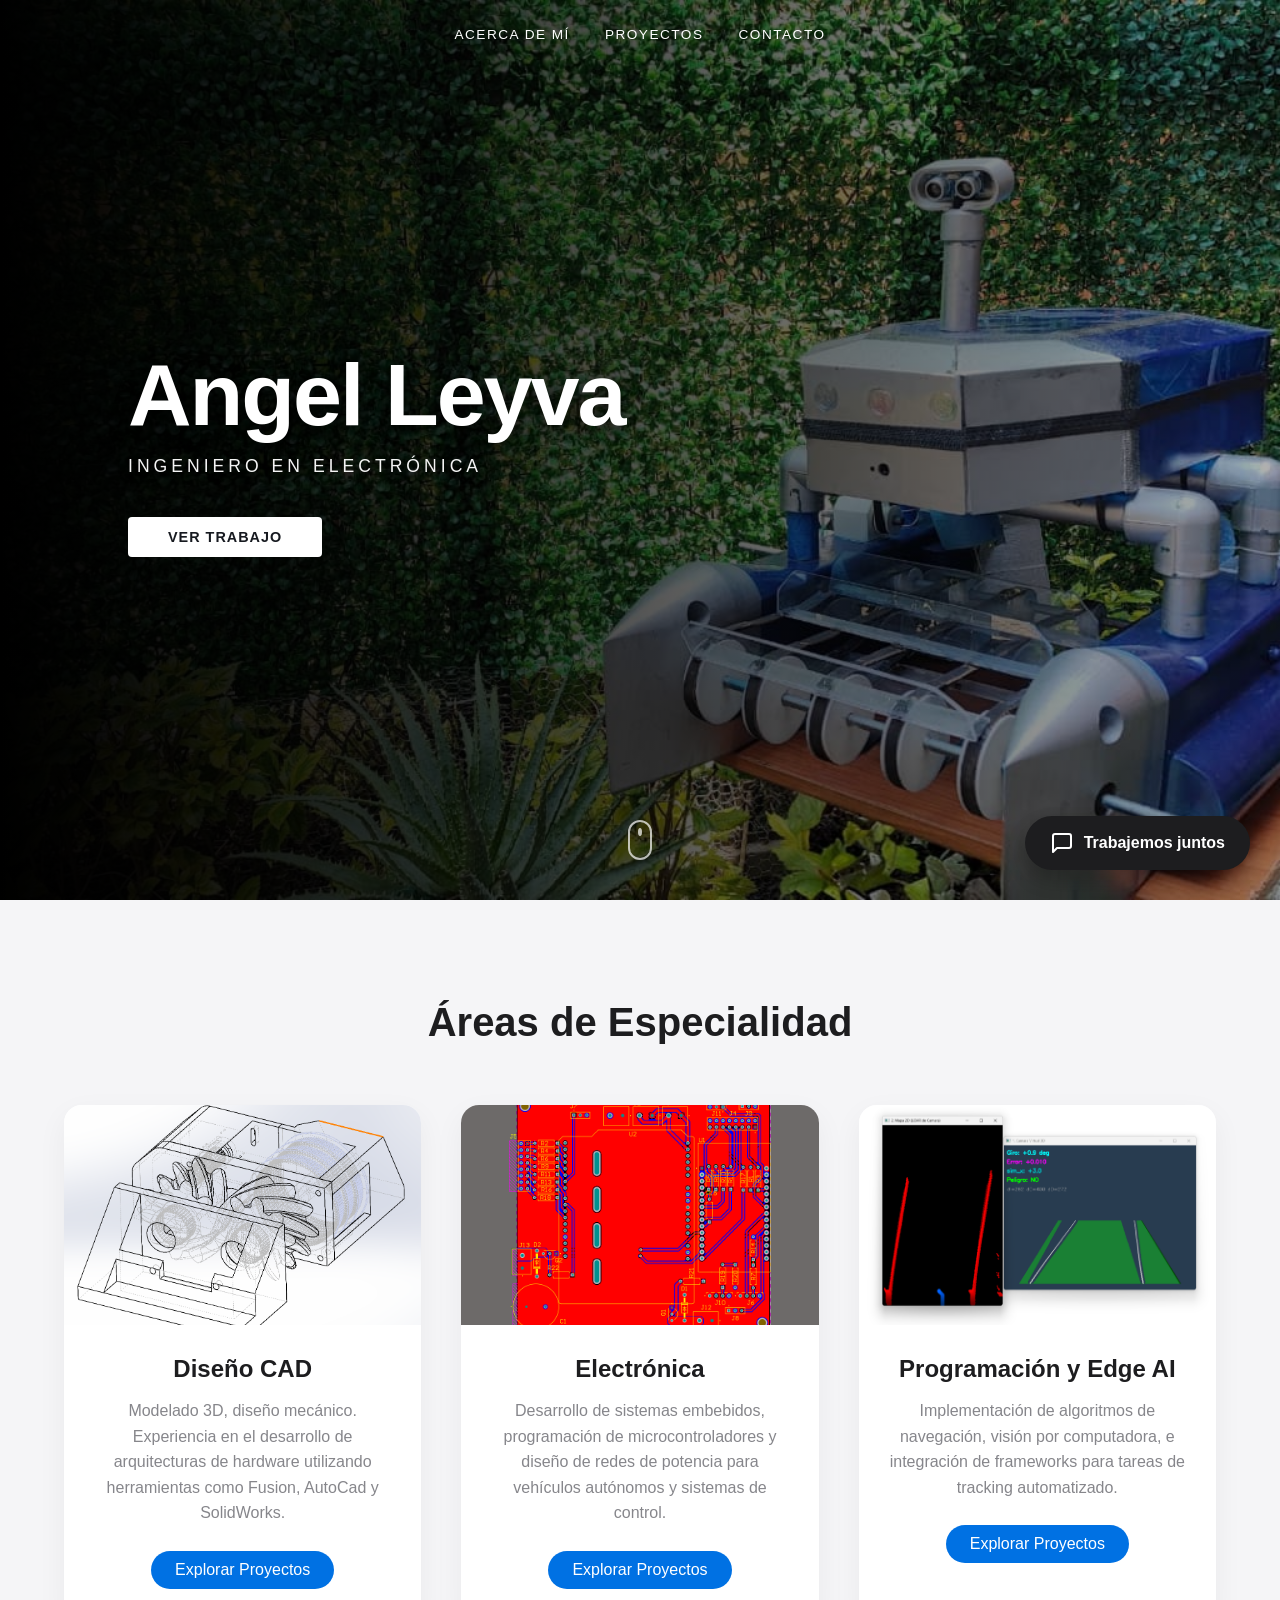
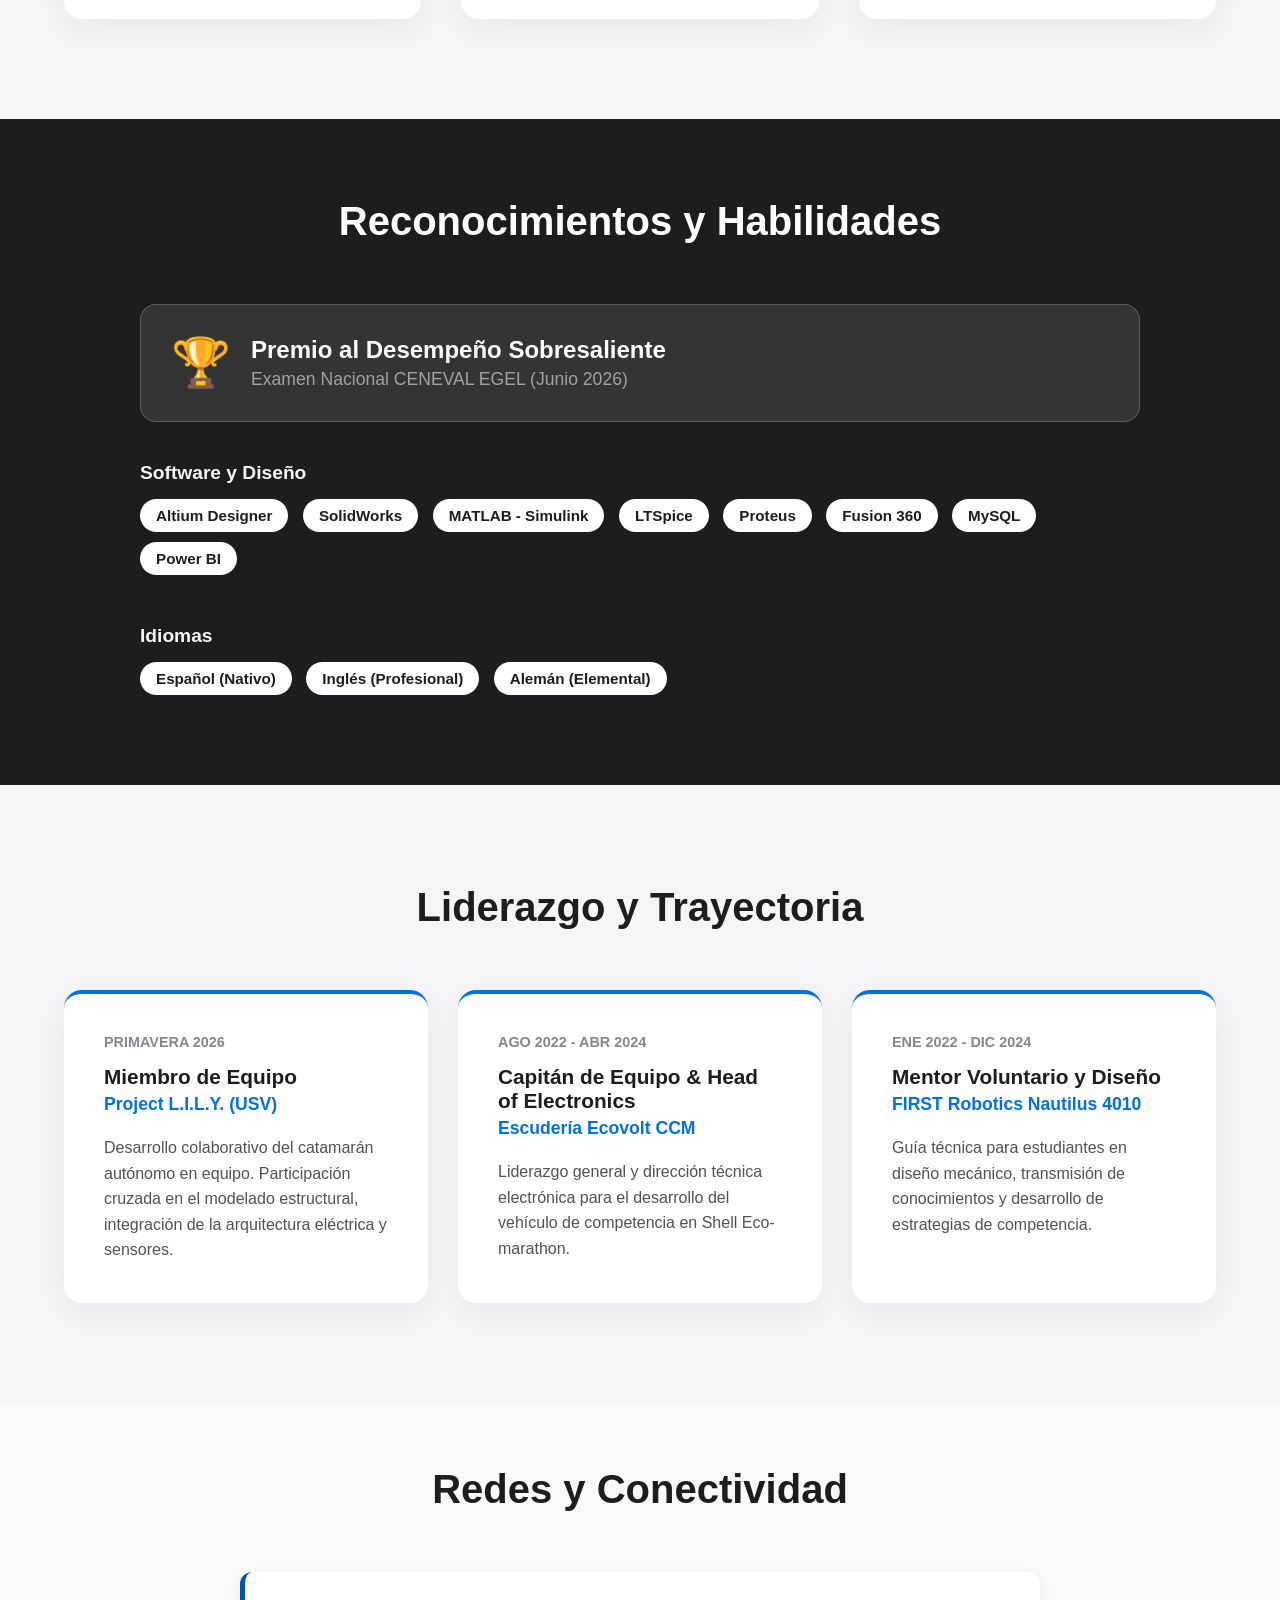
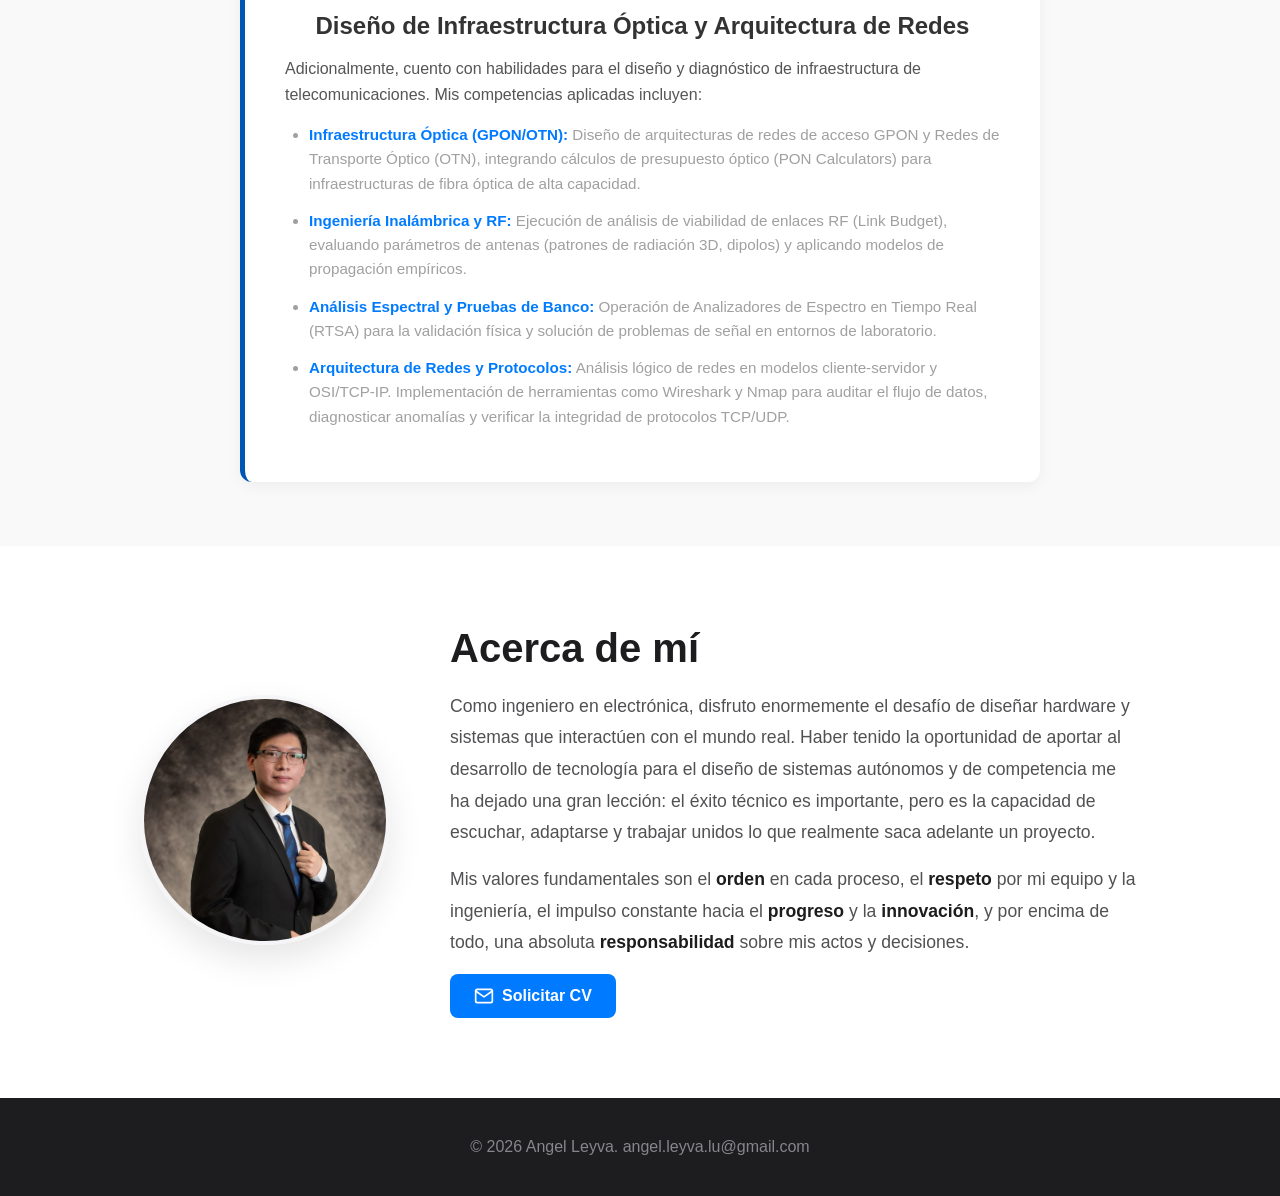
<file: index.html>
<!DOCTYPE html>
<html lang="es">
<head>
    <meta charset="UTF-8">
    <meta name="viewport" content="width=device-width, initial-scale=1.0">
    <title>Angel Leyva | Portafolio</title>
    <link rel="stylesheet" href="style.css">
</head>
<body>
    <!-- BARRA DE NAVEGACIÓN -->
    <nav class="navbar">
        <div class="logo"></div>
        <ul class="nav-links">
            <!-- Enlaces corregidos para coincidir con los IDs de tus secciones -->
            <li><a href="#sobre-mi">Acerca de mí</a></li>
            <li><a href="#portafolio">Proyectos</a></li>
            <!-- Como no hay sección de contacto, enlazamos directo a tu correo -->
            <li><a href="mailto:angel.leyva.lu@gmail.com">Contacto</a></li> 
        </ul>
    </nav>

    <!-- SECCIÓN PRINCIPAL (PORTADA ÚNICA) -->
    <header class="hero-section">
        <div class="hero-content">
            <h1>Angel Leyva</h1>
            <p class="subtitle">Ingeniero en Electrónica</p>
            <!-- Enlace corregido para ir al portafolio -->
            <a href="#portafolio" class="btn-solido">Ver Trabajo</a>
        </div>
        
        <!-- INDICADOR DE SCROLL -->
        <div class="scroll-indicator">
            <span></span>
        </div>
    </header>

    <!-- Sección de Portafolio -->
    <section id="portafolio" class="portfolio-section">
        <h2 class="section-title">Áreas de Especialidad</h2>
        
        <div class="grid-container">
            <!-- Tarjeta CAD -->
            <div class="card">
                <div class="card-image" id="img-cad"></div>
                <div class="card-content">
                    <h3>Diseño CAD</h3>
                    <p>Modelado 3D, diseño mecánico. Experiencia en el desarrollo de arquitecturas de hardware utilizando herramientas como Fusion, AutoCad y SolidWorks.</p>
                    <a href="cad.html" class="btn-outline">Explorar Proyectos</a>
                </div>
            </div>

            <!-- Tarjeta Electrónica -->
            <div class="card">
                <div class="card-image" id="img-electronica"></div>
                <div class="card-content">
                    <h3>Electrónica</h3>
                    <p>Desarrollo de sistemas embebidos, programación de microcontroladores y diseño de redes de potencia para vehículos autónomos y sistemas de control.</p>
                    <a href="electronica.html" class="btn-outline">Explorar Proyectos</a>
                </div>
            </div>

            <!-- Tarjeta Programación -->
            <div class="card">
                <div class="card-image" id="img-programacion"></div>
                <div class="card-content">
                    <h3>Programación y Edge AI</h3>
                    <p>Implementación de algoritmos de navegación, visión por computadora, e integración de frameworks para tareas de tracking automatizado.</p>
                    <a href="programacion.html" class="btn-outline">Explorar Proyectos</a>
                </div>
            </div>
        </div>
    </section>
    
    <!-- Sección Reconocimientos y Herramientas -->
    <section class="credentials-section">
        <h2 class="section-title">Reconocimientos y Habilidades</h2>
        
        <div class="credentials-container">
            <!-- Reconocimiento Principal -->
            <div class="award-banner">
                <span class="award-icon">🏆</span>
                <div>
                    <h3>Premio al Desempeño Sobresaliente</h3>
                    <p>Examen Nacional CENEVAL EGEL (Junio 2026)</p>
                </div>
            </div>

            <!-- Etiquetas de Software e Idiomas -->
            <div class="tags-grid">
                <div class="tag-group">
                    <h4>Software y Diseño</h4>
                    <span class="tag">Altium Designer</span>
                    <span class="tag">SolidWorks</span>
                    <span class="tag">MATLAB - Simulink</span>
                    <span class="tag">LTSpice</span>
                     <span class="tag">Proteus</span>
                     <span class="tag">Fusion 360</span>
                     <span class="tag">MySQL</span>
                    <span class="tag">Power BI</span>
                </div>
                
                <div class="tag-group">
                    <h4>Idiomas</h4>
                    <span class="tag">Español (Nativo)</span>
                    <span class="tag">Inglés (Profesional)</span>
                    <span class="tag">Alemán (Elemental)</span>
                </div>
            </div>
        </div>
    </section>

    <!-- Sección de Liderazgo -->
    <section class="leadership-section">
        <h2 class="section-title">Liderazgo y Trayectoria</h2>
        
        <div class="leadership-grid">
           <div class="leadership-card">
                <span class="date">Primavera 2026</span>
                <!-- Un título que refleja tu rol real -->
                <h3>Miembro de Equipo</h3>
                <h4>Project L.I.L.Y. (USV)</h4>
                <!-- Una descripción honesta sobre el trabajo en equipo multidisciplinario -->
                <p>Desarrollo colaborativo del catamarán autónomo en equipo. Participación cruzada en el modelado estructural, integración de la arquitectura eléctrica y sensores.</p>
            </div>

            <div class="leadership-card">
                <span class="date">Ago 2022 - Abr 2024</span>
                <h3>Capitán de Equipo & Head of Electronics</h3>
                <h4>Escudería Ecovolt CCM</h4>
                <p>Liderazgo general y dirección técnica electrónica para el desarrollo del vehículo de competencia en Shell Eco-marathon.</p>
            </div>

            <div class="leadership-card">
                <span class="date">Ene 2022 - Dic 2024</span>
                <h3>Mentor Voluntario y Diseño</h3>
                <h4>FIRST Robotics Nautilus 4010</h4>
                <p>Guía técnica para estudiantes en diseño mecánico, transmisión de conocimientos y desarrollo de estrategias de competencia.</p>
            </div>
        </div>
    </section>

    <!-- Sección Actualmente Aprendiendo -->
    <section class="learning-section">
        <h2 class="section-title">Redes y Conectividad</h2>
        
        <div class="learning-container">
            <div class="learning-content">
                <h3>Diseño de Infraestructura Óptica y Arquitectura de Redes</h3>
                <p>
                   Adicionalmente, cuento con habilidades para el diseño y diagnóstico de infraestructura de telecomunicaciones. Mis competencias aplicadas incluyen:
                </p>
                <ul class="telecom-list">
                    <li><strong>Infraestructura Óptica (GPON/OTN):</strong> Diseño de arquitecturas de redes de acceso GPON y Redes de Transporte Óptico (OTN), integrando cálculos de presupuesto óptico (PON Calculators) para infraestructuras de fibra óptica de alta capacidad.</li>
                    <li><strong>Ingeniería Inalámbrica y RF:</strong> Ejecución de análisis de viabilidad de enlaces RF (Link Budget), evaluando parámetros de antenas (patrones de radiación 3D, dipolos) y aplicando modelos de propagación empíricos.</li>
                    <li><strong>Análisis Espectral y Pruebas de Banco:</strong> Operación de Analizadores de Espectro en Tiempo Real (RTSA) para la validación física y solución de problemas de señal en entornos de laboratorio.</li>
                    <li><strong>Arquitectura de Redes y Protocolos:</strong> Análisis lógico de redes en modelos cliente-servidor y OSI/TCP-IP. Implementación de herramientas como Wireshark y Nmap para auditar el flujo de datos, diagnosticar anomalías y verificar la integridad de protocolos TCP/UDP.</li>
                </ul>
            </div>
        </div>
    </section>
    
    <!-- Sección Sobre Mí -->
    <section id="sobre-mi" class="about-section">
        <div class="about-container">
            <div class="about-image-container">
                <!-- Nombra tu foto de perfil como perfil.jpg y ponla en la carpeta -->
                <img src="perfil.jpeg" alt="Angel Leyva" class="profile-pic">
            </div>
            <div class="about-text">
                <h2>Acerca de mí</h2>
                <p>
                    Como ingeniero en electrónica, disfruto enormemente el desafío de diseñar hardware y sistemas que interactúen con el mundo real. Haber tenido la oportunidad de aportar al desarrollo de tecnología para el diseño de sistemas autónomos y de competencia me ha dejado una gran lección: el éxito técnico es importante, pero es la capacidad de escuchar, adaptarse y trabajar unidos lo que realmente saca adelante un proyecto.
                </p>
                <p>
                    Mis valores fundamentales son el <strong>orden</strong> en cada proceso, el <strong>respeto</strong> por mi equipo y la ingeniería, el impulso constante hacia el <strong>progreso</strong> y la <strong>innovación</strong>, y por encima de todo, una absoluta <strong>responsabilidad</strong> sobre mis actos y decisiones.
                </p>
                <!-- Botón de Descarga de CV -->
                <a href="mailto:angel.leyva.lu@gmail.com?subject=Solicitud%20de%20Currículum%20-%20Angel%20Leyva" class="btn-cv">
                    <svg xmlns="http://www.w3.org/2000/svg" width="20" height="20" viewBox="0 0 24 24" fill="none" stroke="currentColor" stroke-width="2" stroke-linecap="round" stroke-linejoin="round">
                        <path d="M4 4h16c1.1 0 2 .9 2 2v12c0 1.1-.9 2-2 2H4c-1.1 0-2-.9-2-2V6c0-1.1.9-2 2-2z"></path>
                        <polyline points="22,6 12,13 2,6"></polyline>
                    </svg>
                    Solicitar CV
                </a>
            </div>
        </div>
    </section>

    <!-- Botón Flotante de Contacto -->
    <a href="mailto:angel.leyva.lu@gmail.com" class="floating-btn">
        <svg xmlns="http://www.w3.org/2000/svg" width="24" height="24" viewBox="0 0 24 24" fill="none" stroke="currentColor" stroke-width="2" stroke-linecap="round" stroke-linejoin="round"><path d="M21 15a2 2 0 0 1-2 2H7l-4 4V5a2 2 0 0 1 2-2h14a2 2 0 0 1 2 2z"></path></svg>
        Trabajemos juntos
    </a>
    <footer>
        <p>© 2026 Angel Leyva. angel.leyva.lu@gmail.com </p>
    </footer>

    <script src="script.js"></script>
</body>
</html>
</file>
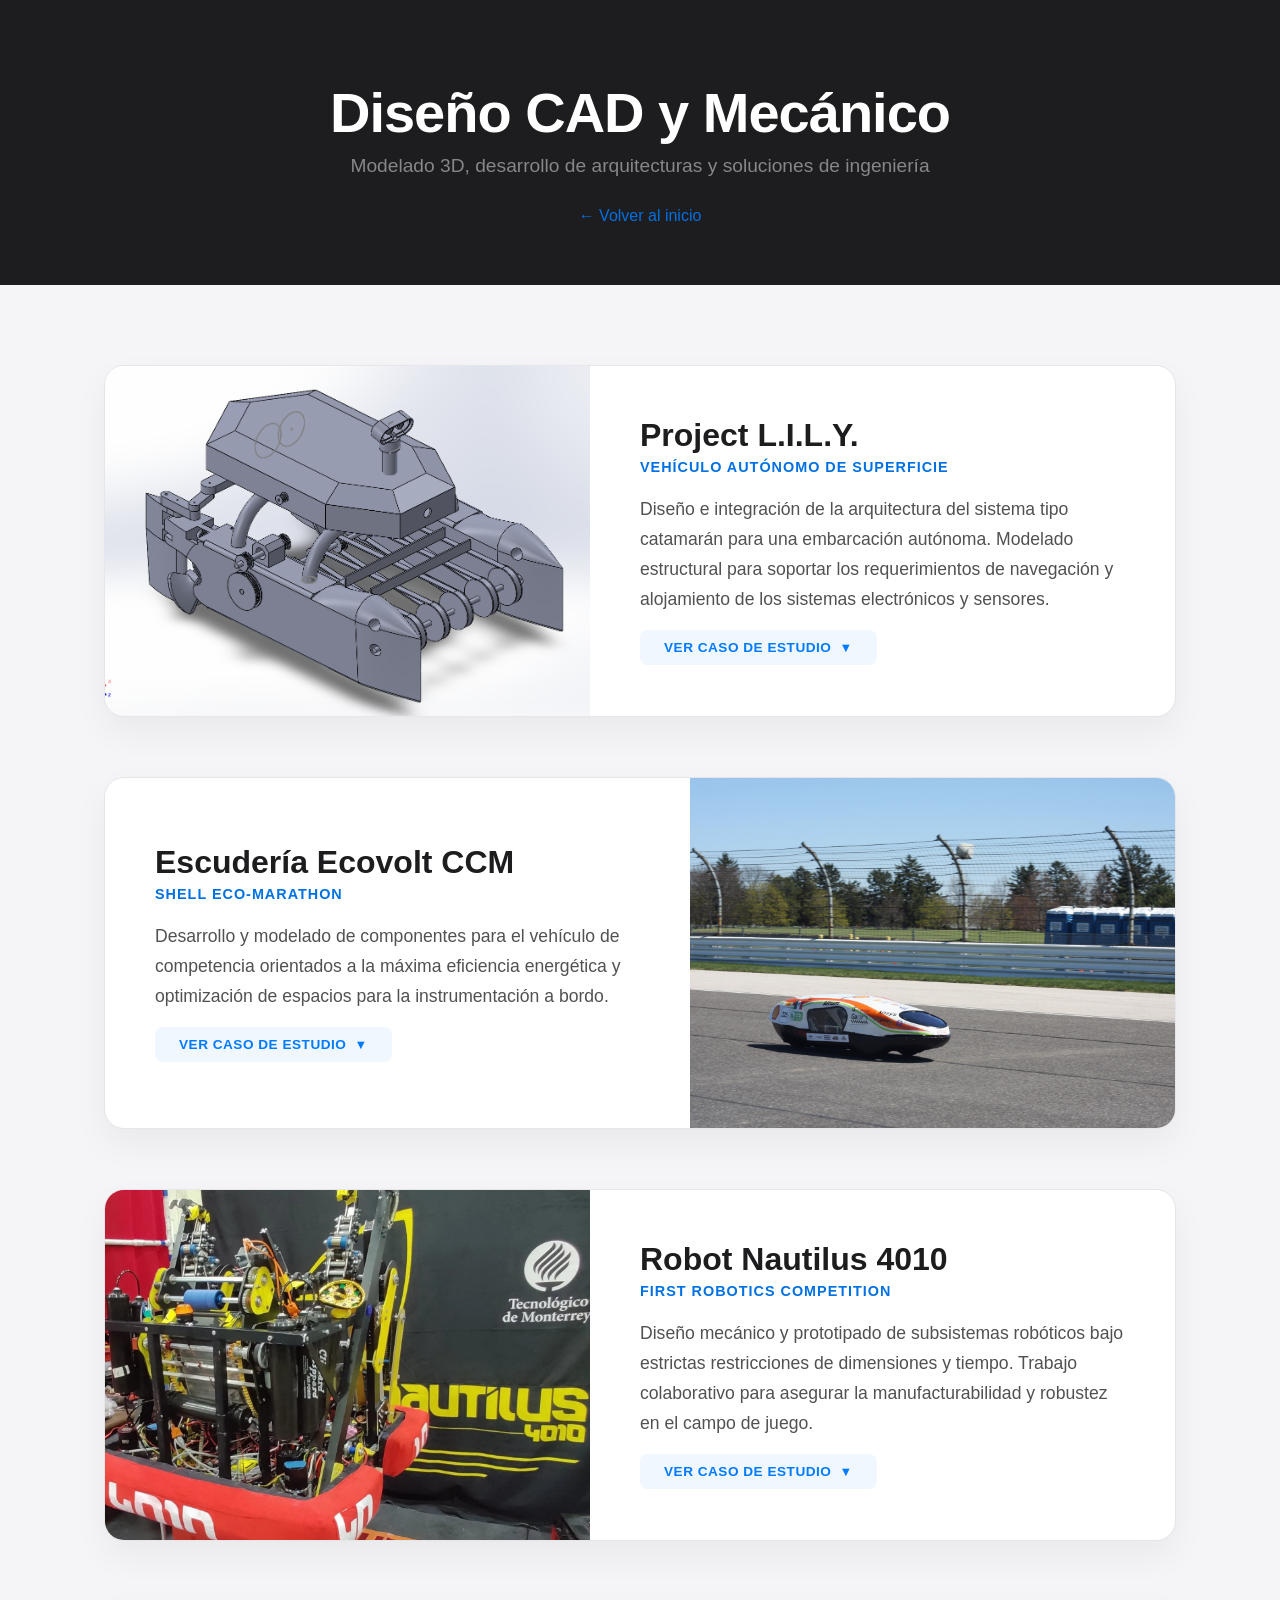
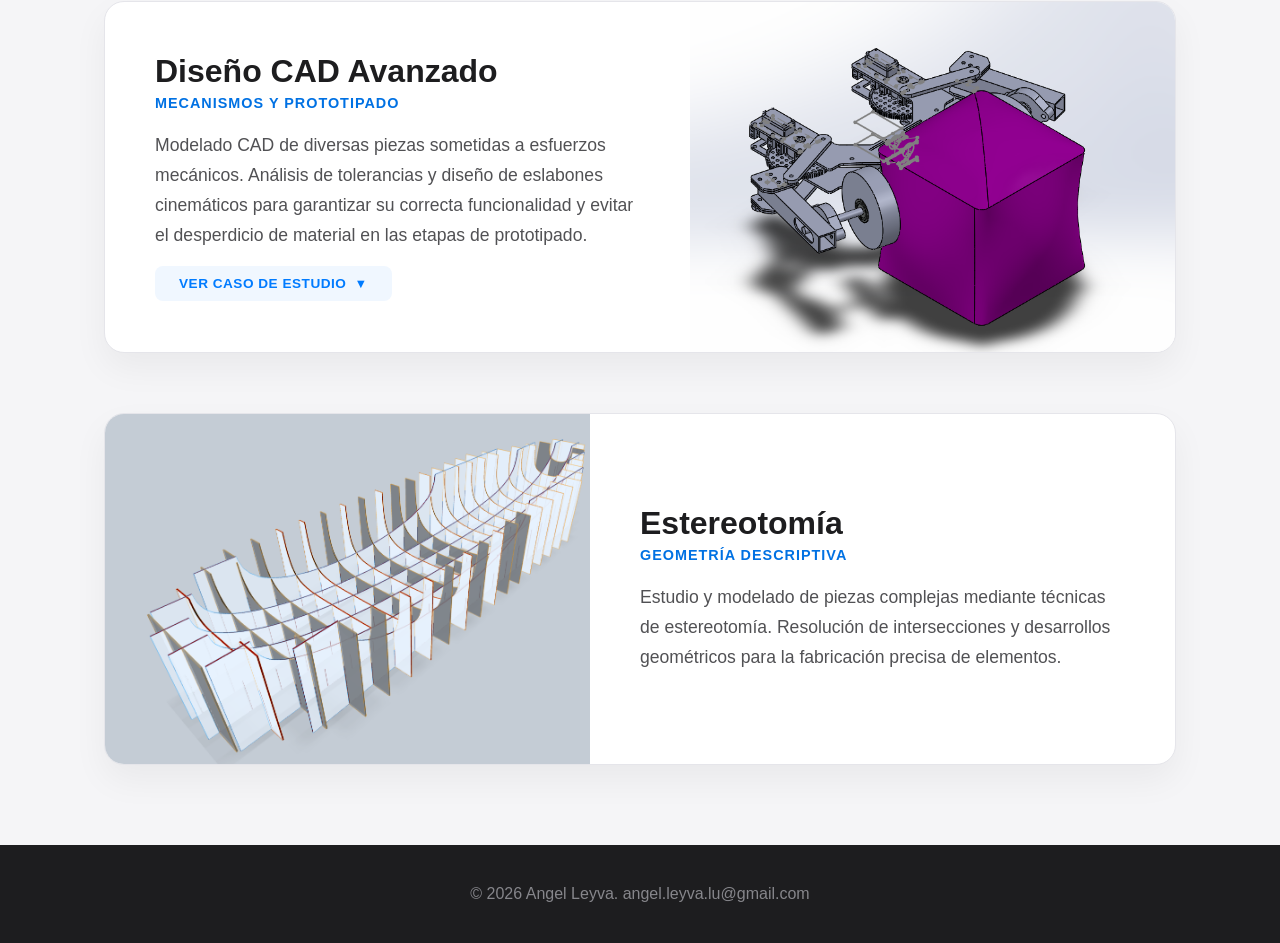
<file: cad.html>
<!DOCTYPE html>
<html lang="es">
<head>
    <meta charset="UTF-8">
    <meta name="viewport" content="width=device-width, initial-scale=1.0">
    <title>Diseño CAD | Angel Leyva</title>
    <link rel="stylesheet" href="style.css">
</head>
<body>

    <!-- Encabezado de la página de CAD -->
    <header class="page-header">
        <div class="header-content">
            <h1>Diseño CAD y Mecánico</h1>
            <p>Modelado 3D, desarrollo de arquitecturas y soluciones de ingeniería</p>
            <a href="index.html" class="btn-back">← Volver al inicio</a>
        </div>
    </header>

    <!-- Galería de Proyectos -->
    <section class="projects-gallery">
        <div class="project-grid">

            <!-- Proyecto: L.I.L.Y -->
            <article class="project-card expandable">
                <div class="project-summary">
                    <div class="project-image" style="background-image: url('lily.png');"></div>
                    <div class="project-info">
                        <h2>Project L.I.L.Y.</h2>
                        <span class="project-tag">Vehículo Autónomo de Superficie</span>
                        <p>Diseño e integración de la arquitectura del sistema tipo catamarán para una embarcación autónoma. Modelado estructural para soportar los requerimientos de navegación y alojamiento de los sistemas electrónicos y sensores.</p>
                        <button class="btn-expand">Ver Caso de Estudio <span class="arrow">▼</span></button>
                    </div>
                </div>
                <div class="project-details">
                    <div class="details-content">
                        <div class="tech-specs">
                            <h3>Detalles Técnicos</h3>
                            <ul>
                                <li><strong>Mi Rol:</strong> Ingeniero Multidisciplinario (Primavera 2026).</li>
                                <li><strong>El Reto:</strong> Diseñar la arquitectura eléctrica y estructural de un catamarán autónomo capaz de maniobrar en canales estrechos para la recolección de plagas acuáticas.</li>
                                <li><strong>Aportación:</strong> Integración de la estructura y manufactura, así como la implementación de sensores y procesamiento a bordo.</li>
                                <li><strong>Tecnologías:</strong> SolidWorks, Fusion CAM, MATLAB (Simulink), Altium, Python, Edge Impulse, C++</li>
                            </ul>
                        </div>
                        <div class="mini-gallery">
                           
                            <img src="foto-cad.png" alt="Acercamiento al diagrama" style="height: 150px; width: 100%; object-fit: cover; border-radius: 8px;">
                            
                            <img src="lily1.png" alt="Acercamiento al CAD" style="height: 150px; width: 100%; object-fit: cover; border-radius: 8px;">
                        </div>
                    </div>
                </div>
            </article>

            <!-- Proyecto: Escudería Ecovolt -->
            <article class="project-card expandable">
                <div class="project-summary">
                    <div class="project-image" style="background-image: url('ecovolt.jpg');"></div>
                    <div class="project-info">
                        <h2>Escudería Ecovolt CCM</h2>
                        <span class="project-tag">Shell Eco-marathon</span>
                        <p>Desarrollo y modelado de componentes para el vehículo de competencia orientados a la máxima eficiencia energética y optimización de espacios para la instrumentación a bordo.</p>
                        <button class="btn-expand">Ver Caso de Estudio <span class="arrow">▼</span></button>
                    </div>
                </div>
                <div class="project-details">
                    <div class="details-content">
                        <div class="tech-specs">
                            <h3>Detalles Técnicos</h3>
                            <ul>
                                <li><strong>Mi Rol:</strong> Team Captain & Head of Electronics (Ago 2022 - Abr 2024).</li>
                                <li><strong>Gestión:</strong> Liderazgo técnico, administración integral del equipo y manejo de relaciones públicas para la competencia de eficiencia energética.</li>
                                <li><strong>Aportación:</strong> Diseño y manufactura cruzada de componentes, asegurando la correcta integración de los sistemas y el cumplimiento estricto del reglamento técnico de la competencia.</li>
                                <li><strong>Tecnologías:</strong> SolidWorks, Fusion CAM, MATLAB (Simulink), Altium, C++, LTSpice, Ansys, Maquinado CNC, Caracterización de Materiales.</li>
                            </ul>
                        </div>
                        <div class="mini-gallery">
                            
                            <img src="eco1.png" alt="Acercamiento al diagrama" style="height: 150px; width: 100%; object-fit: cover; border-radius: 8px;">
                            
                            <img src="eco2.png" alt="Acercamiento al CAD" style="height: 150px; width: 100%; object-fit: cover; border-radius: 8px;">
                        </div>
                    </div>
                </div>
            </article>

            <!-- Proyecto: FIRST Robotics Nautilus 4010 -->
            <article class="project-card expandable">
                <div class="project-summary">
                    <div class="project-image" style="background-image: url('nautilus.jpeg');"></div>
                    <div class="project-info">
                        <h2>Robot Nautilus 4010</h2>
                        <span class="project-tag">FIRST Robotics Competition</span>
                        <p>Diseño mecánico y prototipado de subsistemas robóticos bajo estrictas restricciones de dimensiones y tiempo. Trabajo colaborativo para asegurar la manufacturabilidad y robustez en el campo de juego.</p>
                        <button class="btn-expand">Ver Caso de Estudio <span class="arrow">▼</span></button>
                    </div>
                </div>
                <div class="project-details">
                    <div class="details-content">
                        <div class="tech-specs">
                            <h3>Detalles Técnicos</h3>
                            <ul>
                                <li><strong>Mi Rol:</strong> Miembro del Equipo de Diseño y Mentor Voluntario (Ene 2022 - Dic 2024).</li>
                                <li><strong>El Reto:</strong> Garantizar las tolerancias mecánicas y la operatividad del robot bajo estrictos límites de tiempo, integrando soluciones innovadoras.</li>
                                <li><strong>Tecnologías:</strong> SolidWorks, Fusion 360, Maquinado CNC, Operación de Maquinaria Industrial.</li>
                            </ul>
                        </div>
                        <div class="mini-gallery">
                            
                            <img src="n1.png" alt="Acercamiento al diagrama" style="height: 150px; width: 100%; object-fit: cover; border-radius: 8px;">
                            
                            <img src="n2.jpeg" alt="Acercamiento al CAD" style="height: 150px; width: 100%; object-fit: cover; border-radius: 8px;">
                        </div>
                    </div>
                </div>
            </article>

            <!-- Proyecto: Pinza -->
            <article class="project-card expandable">
                <div class="project-summary">
                    <div class="project-image" style="background-image: url('pinza.png');"></div>
                    <div class="project-info">
                        <h2>Diseño CAD Avanzado</h2>
                        <span class="project-tag">Mecanismos y Prototipado</span>
                        <p>Modelado CAD de diversas piezas sometidas a esfuerzos mecánicos. Análisis de tolerancias y diseño de eslabones cinemáticos para garantizar su correcta funcionalidad y evitar el desperdicio de material en las etapas de prototipado.</p>
                        <button class="btn-expand">Ver Caso de Estudio <span class="arrow">▼</span></button>
                    </div>
                </div>
                <div class="project-details">
                    <div class="details-content">
                        <div class="tech-specs">
                            <h3>Detalles Técnicos</h3>
                            <ul>
                                <li><strong>Enfoque:</strong> Diseño Orientado a la Manufactura (DFM) y análisis de tolerancias.</li>
                                <li><strong>Aplicación:</strong> Actuadores mecánicos de precisión y componentes sujetos a esfuerzos mecánicos y/o requerimientos estéticos.</li>
                            </ul>
                        </div>
                        <div class="mini-gallery">
                            
                            <img src="av1.png" alt="Acercamiento al diagrama" style="height: 150px; width: 100%; object-fit: cover; border-radius: 8px;">
                            
                            <img src="av2.png" alt="Acercamiento al CAD" style="height: 150px; width: 100%; object-fit: cover; border-radius: 8px;">
                        </div>
                    </div>
                </div>
            </article>

            <!-- Proyecto: Estereotomía (Sin acordeón, a menos que quieras agregarle) -->
            <article class="project-card expandable">
                <div class="project-summary">
                    <div class="project-image" style="background-image: url('estereotomia.png');"></div>
                    <div class="project-info">
                        <h2>Estereotomía</h2>
                        <span class="project-tag">Geometría Descriptiva</span>
                        <p>Estudio y modelado de piezas complejas mediante técnicas de estereotomía. Resolución de intersecciones y desarrollos geométricos para la fabricación precisa de elementos.</p>
                    </div>
                </div>
            </article>

        </div>
    </section>

    <footer>
        <p>© 2026 Angel Leyva. angel.leyva.lu@gmail.com</p>
    </footer>
    <script src="script.js"></script>
</body>
</html>
</file>
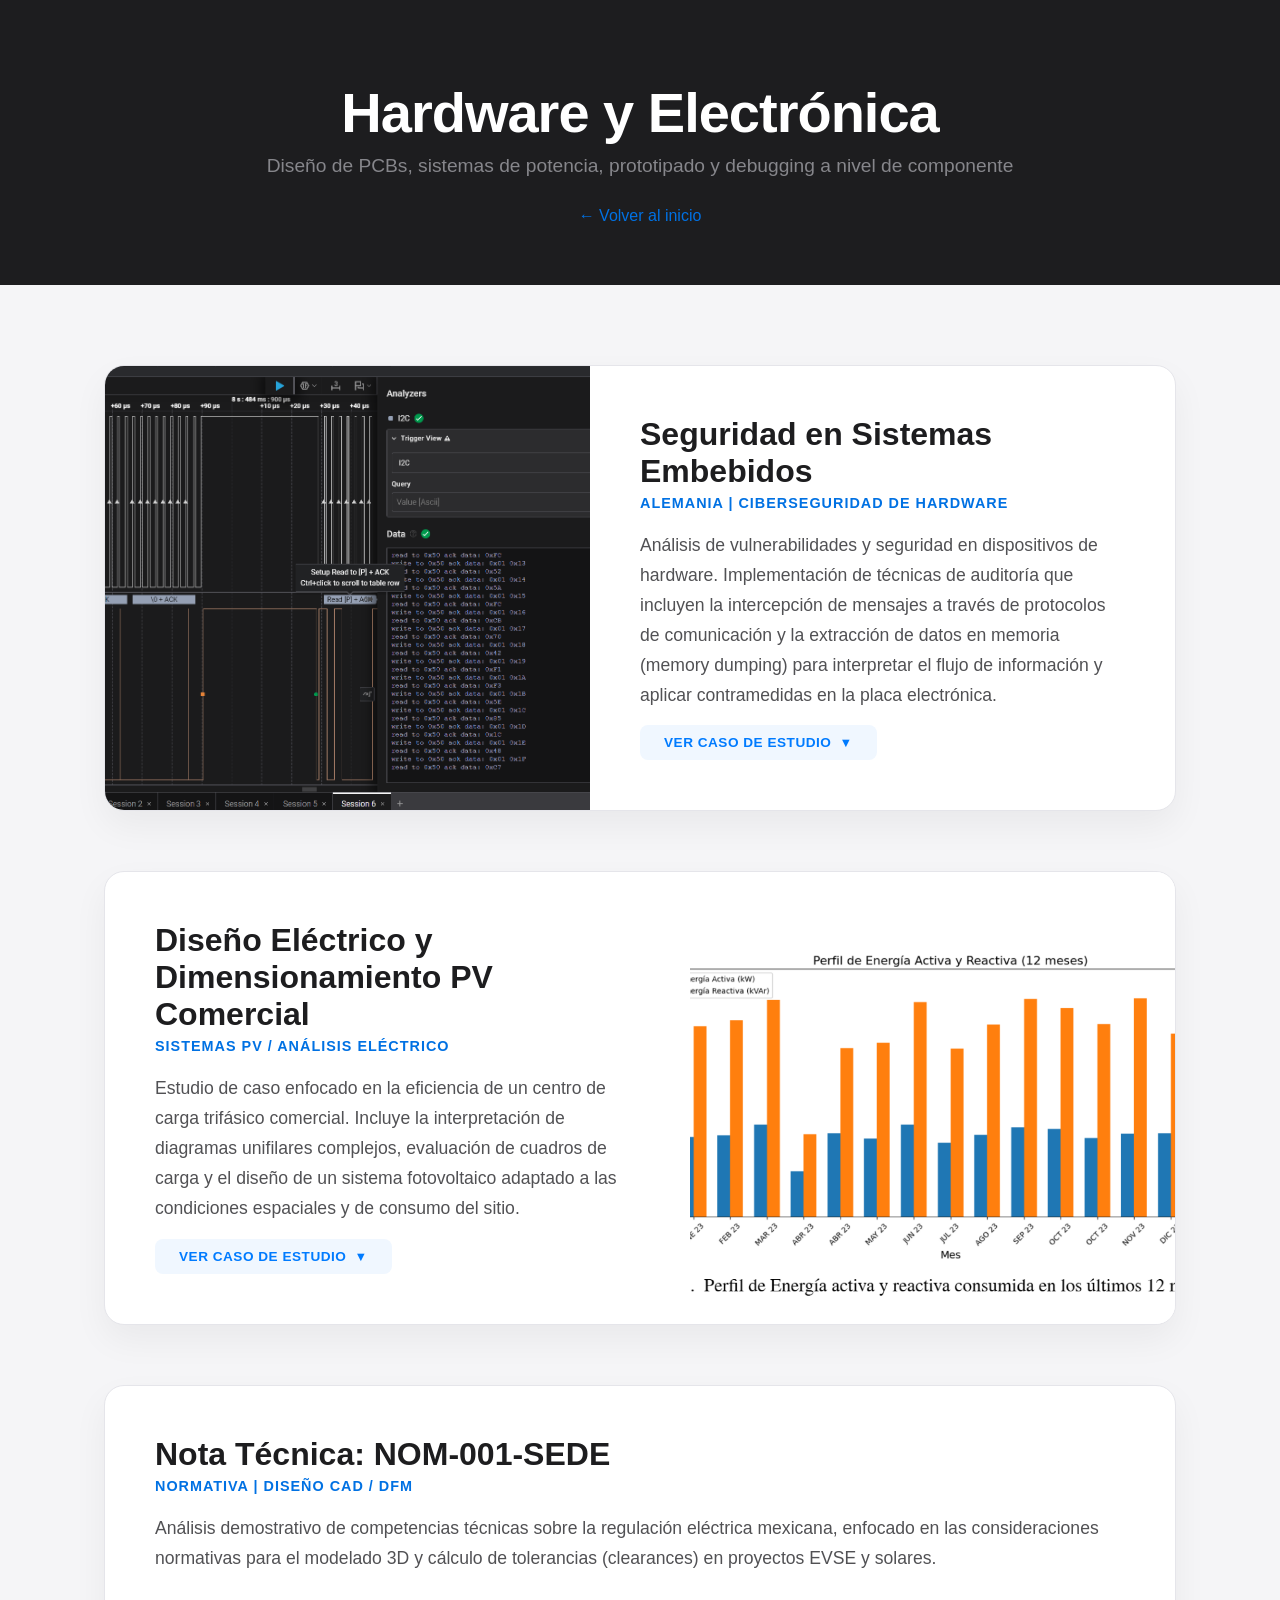
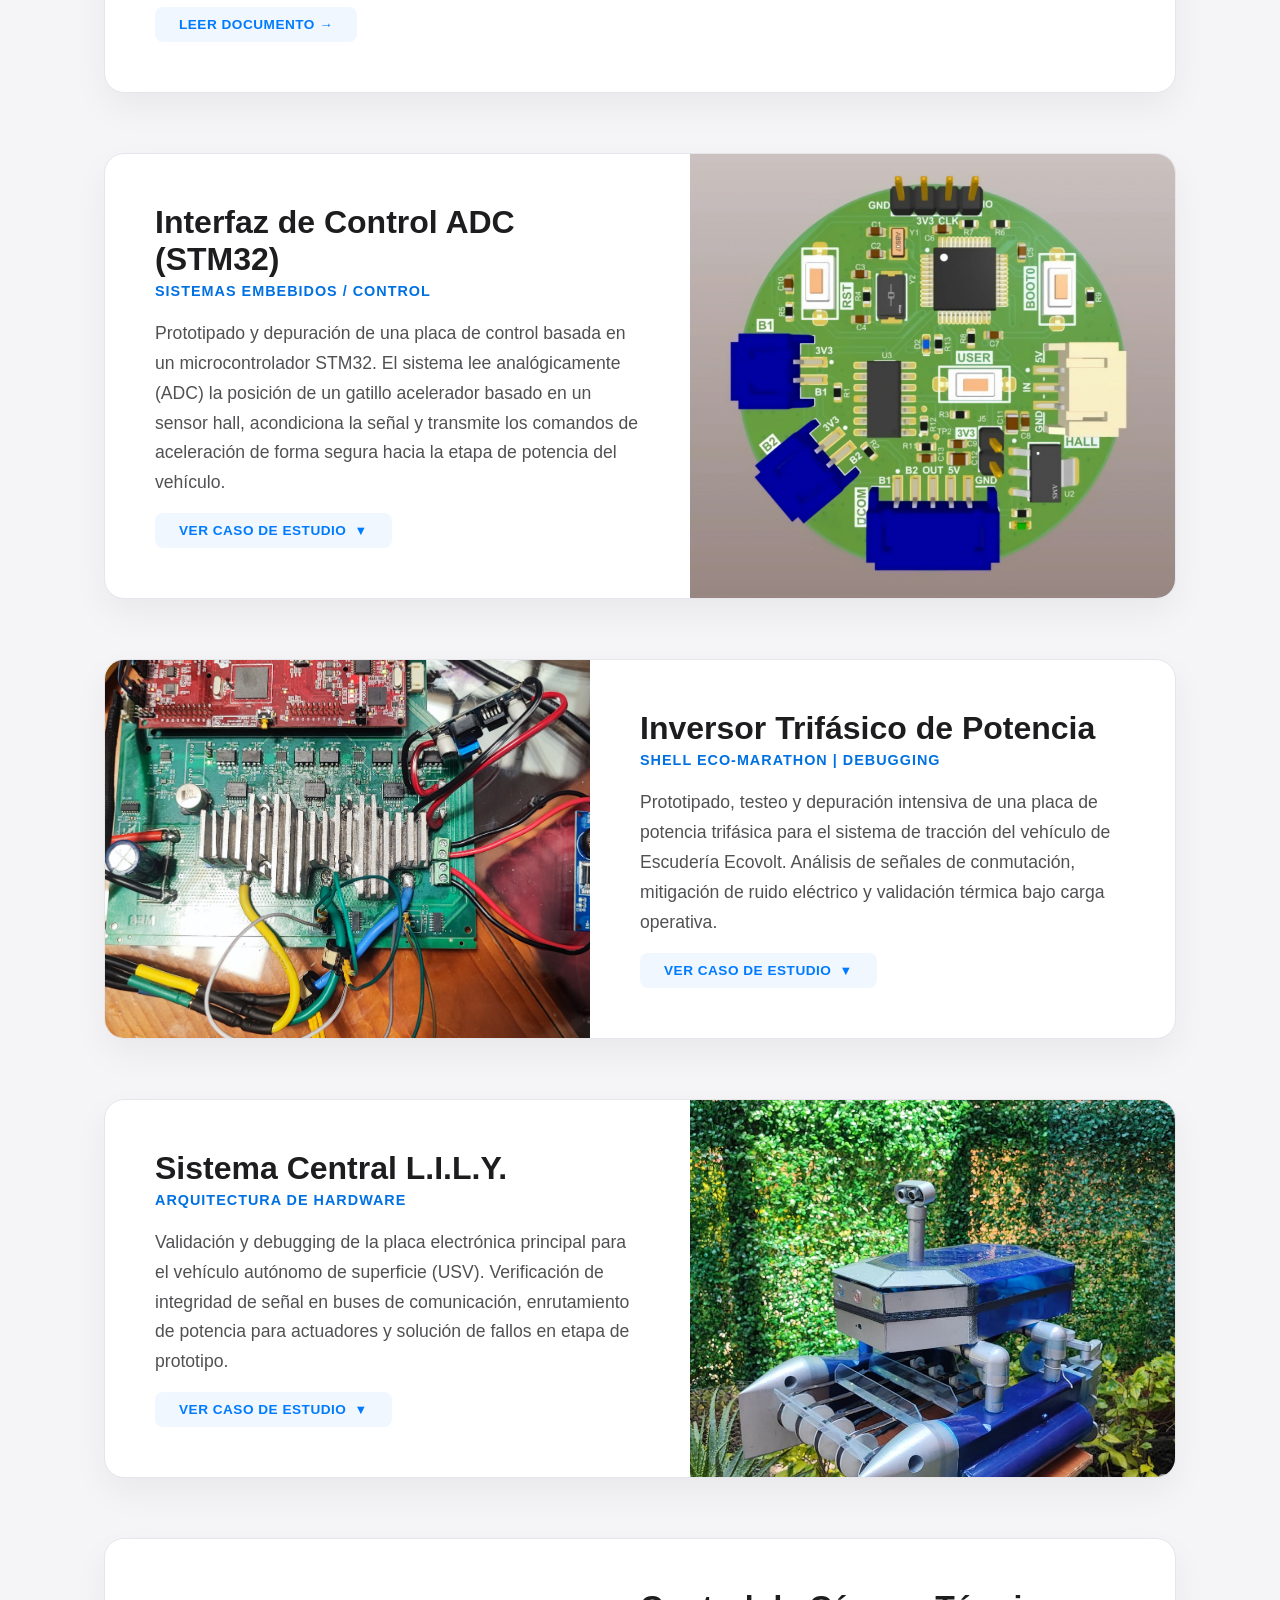
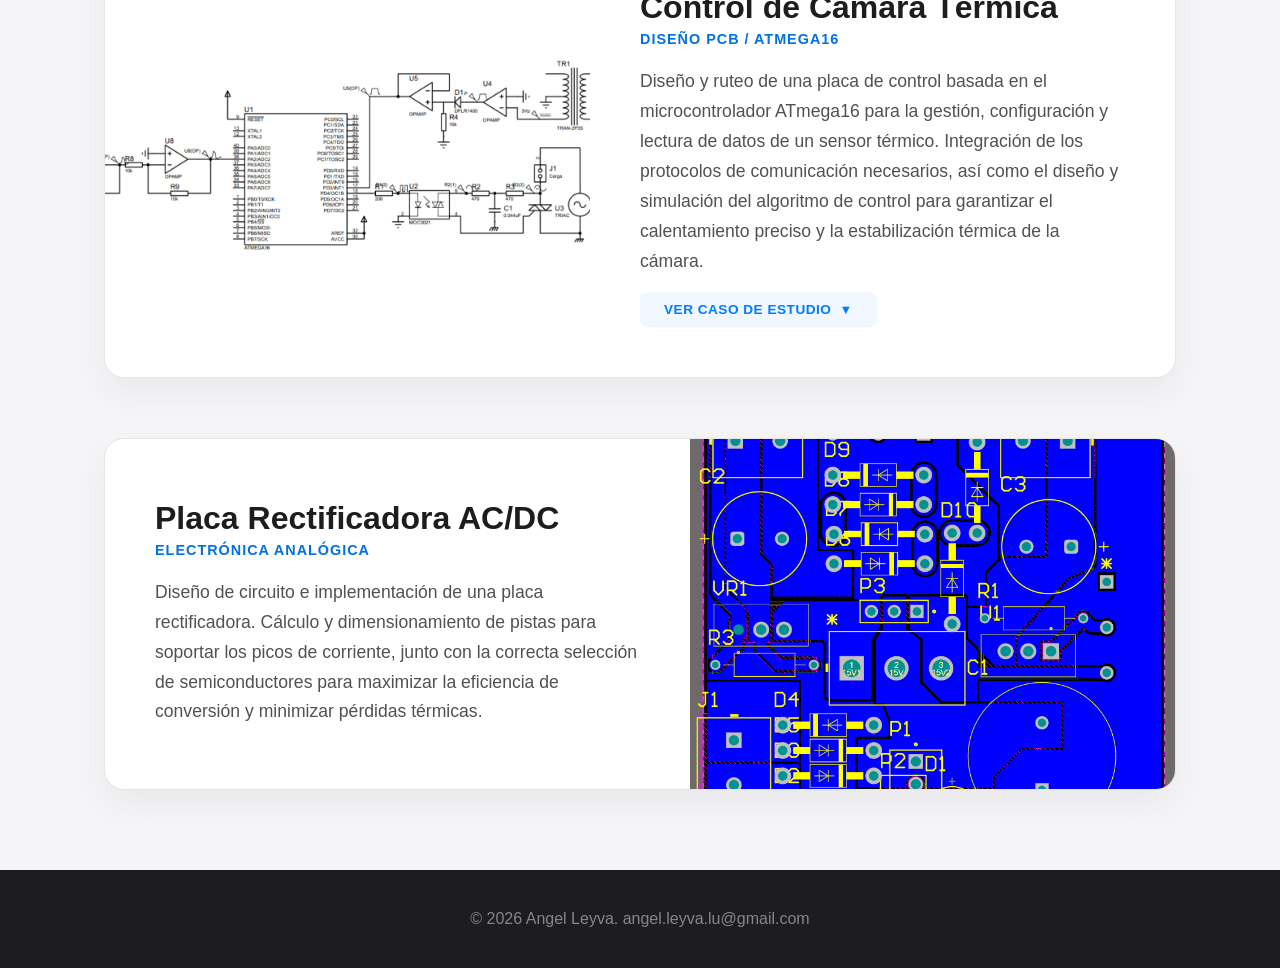
<file: electronica.html>
<!DOCTYPE html>
<html lang="es">
<head>
    <meta charset="UTF-8">
    <meta name="viewport" content="width=device-width, initial-scale=1.0">
    <title>Electrónica | Angel Leyva</title>
    <link rel="stylesheet" href="style.css">
</head>
<body>

    <!-- Encabezado de la página -->
    <header class="page-header">
        <div class="header-content">
            <h1>Hardware y Electrónica</h1>
            <p>Diseño de PCBs, sistemas de potencia, prototipado y debugging a nivel de componente</p>
            <a href="index.html" class="btn-back">← Volver al inicio</a>
        </div>
    </header>

    <!-- Galería de Proyectos -->
    <section class="projects-gallery">
        <div class="project-grid">

            <!-- Proyecto: Embedded Security (Alemania) -->
            <article class="project-card expandable">
                <div class="project-summary">
                    <div class="project-image" style="background-image: url('embedded-security.png');"></div>
                    <div class="project-info">
                        <h2>Seguridad en Sistemas Embebidos</h2>
                        <span class="project-tag">Alemania | Ciberseguridad de Hardware</span>
                        <p>Análisis de vulnerabilidades y seguridad en dispositivos de hardware. Implementación de técnicas de auditoría que incluyen la intercepción de mensajes a través de protocolos de comunicación y la extracción de datos en memoria (memory dumping) para interpretar el flujo de información y aplicar contramedidas en la placa electrónica.</p>
                        <button class="btn-expand">Ver Caso de Estudio <span class="arrow">▼</span></button>
                    </div>
                </div>
                <div class="project-details">
                    <div class="details-content">
                        <div class="tech-specs">
                            <h3>Detalles Técnicos</h3>
                            <ul>
                                <li><strong>Contexto:</strong> Intercambio internacional en la Universidad de Ulm, Alemania (Oct 2025 - Mar 2026).</li>
                                <li><strong>Enfoque:</strong> Auditoría de hardware y análisis de protocolos.</li>
                                <li><strong>Técnicas:</strong> Intercepción de mensajes, memory dumping y mitigación de vulnerabilidades.</li>
                            </ul>
                        </div>
                    </div>
                </div>
            </article>
            <!-- Proyecto: Diseño Eléctrico y PV (Enfocado a Tesla) -->
            <article class="project-card expandable">
                <div class="project-summary">
                    <div class="project-image" style="background-image: url('fotovoltaico.png');"></div>
                    <div class="project-info">
                        <h2>Diseño Eléctrico y Dimensionamiento PV Comercial</h2>
                        <span class="project-tag">Sistemas PV / Análisis Eléctrico </span>
                        <p>Estudio de caso enfocado en la eficiencia de un centro de carga trifásico comercial. Incluye la interpretación de diagramas unifilares complejos, evaluación de cuadros de carga y el diseño de un sistema fotovoltaico adaptado a las condiciones espaciales y de consumo del sitio.</p>
                        <button class="btn-expand">Ver Caso de Estudio <span class="arrow">▼</span></button>
                    </div>
                </div>
                <div class="project-details">
                    <div class="details-content">
                        <div class="tech-specs">
                            <h3>Detalles Técnicos</h3>
                            <ul>
                                <li><strong>Análisis de Diagramas y Cargas:</strong> Interpretación de diagrama unifilar abarcando una subestación principal con un transformador de 225 kVA, y evaluación de cuadros de carga administrando una carga instalada total de 242,392.3 W.</li>
                                <li><strong>Dimensionamiento de Sistema PV:</strong> Proyección de un arreglo solar de 79.0 kWdc sobre un área disponible de 527 m² utilizando 248 paneles, estimado para generar 9,820.8 kWh mensuales y reducir los costos operativos.</li>
                                <li><strong>Optimización AC/DC y Factor de Potencia:</strong> Análisis del perfil de demanda máxima histórica (identificando picos estacionales de 111 kW) y cálculo de un banco de capacitores automático de 25 kVAR para mantener el cumplimiento del factor de potencia.</li>
                                <li><strong>Gestión Operativa:</strong> Modelado de tácticas de ahorro energético, incluyendo el escalonamiento de encendido de cargas para lograr una reducción de 23.6 kW en la demanda máxima, y la programación de arranque atenuado en motores.</li>
                            </ul>
                        </div>
                       
                    </div>
                </div>
            </article>

            <!-- Proyecto: Nota Técnica NOM-001-SEDE (Sin foto) -->
            <article class="project-card">
                <div class="project-summary">
                    <div class="project-info" style="width: 100%;">
                        <h2>Nota Técnica: NOM-001-SEDE</h2>
                        <span class="project-tag">Normativa | Diseño CAD / DFM</span>
                        <p>Análisis demostrativo de competencias técnicas sobre la regulación eléctrica mexicana, enfocado en las consideraciones normativas para el modelado 3D y cálculo de tolerancias (clearances) en proyectos EVSE y solares.</p>
                        <br>
                        <a href="nom.html" class="btn-expand" style="text-decoration: none; display: inline-block; width: fit-content;">LEER DOCUMENTO →</a>
                    </div>
                </div>
            </article>


            <!-- Proyecto: Control STM32 Acelerador -->
            <article class="project-card expandable">
                <div class="project-summary">
                    <div class="project-image" style="background-image: url('stm32.jpg');"></div>
                    <div class="project-info">
                        <h2>Interfaz de Control ADC (STM32)</h2>
                        <span class="project-tag">Sistemas Embebidos / Control</span>
                        <p>Prototipado y depuración de una placa de control basada en un microcontrolador STM32. El sistema lee analógicamente (ADC) la posición de un gatillo acelerador basado en un sensor hall, acondiciona la señal y transmite los comandos de aceleración de forma segura hacia la etapa de potencia del vehículo.</p>
                        <button class="btn-expand">Ver Caso de Estudio <span class="arrow">▼</span></button>
                    </div>
                </div>
                <div class="project-details">
                    <div class="details-content">
                        <div class="tech-specs">
                            <h3>Detalles Técnicos</h3>
                            <ul>
                                <li><strong>Microcontroladores:</strong> Familias STM32 y ESP32.</li>
                                <li><strong>El Reto:</strong> Acondicionamiento de señales analógicas y transmisión segura hacia la etapa de potencia.</li>
                                <li><strong>Aportación:</strong> Garantizar la fiabilidad en la lectura de aceleración para el funcionamiento seguro de vehículos eléctricos.</li>
                            </ul>
                        </div>
                    </div>
                </div>
            </article>

            <!-- Proyecto: Potencia Trifásica Eco-marathon -->
            <article class="project-card expandable">
                <div class="project-summary">
                    <div class="project-image" style="background-image: url('trifasica.jpg');"></div>
                    <div class="project-info">
                        <h2>Inversor Trifásico de Potencia</h2>
                        <span class="project-tag">Shell Eco-marathon | Debugging</span>
                        <p>Prototipado, testeo y depuración intensiva de una placa de potencia trifásica para el sistema de tracción del vehículo de Escudería Ecovolt. Análisis de señales de conmutación, mitigación de ruido eléctrico y validación térmica bajo carga operativa.</p>
                        <button class="btn-expand">Ver Caso de Estudio <span class="arrow">▼</span></button>
                    </div>
                </div>
                <div class="project-details">
                    <div class="details-content">
                        <div class="tech-specs">
                            <h3>Detalles Técnicos</h3>
                            <ul>
                                <li><strong>Mi Rol:</strong> Head of Electronics.</li>
                                <li><strong>Enfoque:</strong> Diseño de electrónica de potencia, mitigación de interferencias electromagnéticas (EMI) y estrategias de gestión térmica.</li>
                                <li><strong>Impacto:</strong> Desarrollo e implementación de un sistema de tracción altamente fiable, optimizado para operar bajo condiciones extremas y maximizar el rendimiento en competencias de eficiencia energética con un motor brushless.</li>
                                <li><strong>Tecnologías:</strong> SolidWorks, MATLAB (Simulink), Altium, C++, LTSpice, Cadence, Caracterización de Motores, Instrumentación de Laboratorio (Osciloscopio, Analizador de Espectro, Generador de Funciones, Fuentes de Poder).</li>
                            </ul>
                        </div>
                        <div class="mini-gallery">
                            
                            <img src="t1.jpg" alt="Acercamiento al diagrama" style="height: 150px; width: 30%; object-fit: cover; border-radius: 8px;">
                            
                            
                        </div>
                    </div>
                </div>
            </article>

            <!-- Proyecto: Placa de L.I.L.Y. -->
            <article class="project-card expandable">
                <div class="project-summary">
                    <div class="project-image" style="background-image: url('l2.jpeg');"></div>
                    <div class="project-info">
                        <h2>Sistema Central L.I.L.Y.</h2>
                        <span class="project-tag">Arquitectura de Hardware</span>
                        <p>Validación y debugging de la placa electrónica principal para el vehículo autónomo de superficie (USV). Verificación de integridad de señal en buses de comunicación, enrutamiento de potencia para actuadores y solución de fallos en etapa de prototipo.</p>
                        <button class="btn-expand">Ver Caso de Estudio <span class="arrow">▼</span></button>
                    </div>
                </div>
                <div class="project-details">
                    <div class="details-content">
                        <div class="tech-specs">
                            <h3>Detalles Técnicos</h3>
                            <ul>
                                <li><strong>Mi Rol:</strong> Ingeniero Multidisciplinario.</li>
                                <li><strong>El Reto:</strong> Garantizar la integridad de las señales y optimizar el enrutamiento (routing) del hardware para operar de forma fiable en un entorno acuatico autónomo.</li>
                                <li><strong>Aportación:</strong> Diagnóstico ágil de fallos (troubleshooting) y ensamble de precisión (SMD/THT), logrando la estabilización de la placa de control central bajo estrictos límites de tiempo.</li>
                            </ul>
                        </div>
                        <div class="mini-gallery">
                            
                            <img src="placa-lily.png" alt="Acercamiento al diagrama" style="height: 150px; width: 30%; object-fit: cover; border-radius: 8px;">
                            
                        </div>
                    </div>
                </div>
            </article>

            <!-- Proyecto: ATmega16 Cámara Térmica -->
            <article class="project-card expandable">
                <div class="project-summary">
                    <div class="project-image" style="background-image: url('atmega.png');"></div>
                    <div class="project-info">
                        <h2>Control de Cámara Térmica</h2>
                        <span class="project-tag">Diseño PCB / ATmega16</span>
                        <p>Diseño y ruteo de una placa de control basada en el microcontrolador ATmega16 para la gestión, configuración y lectura de datos de un sensor térmico. Integración de los protocolos de comunicación necesarios, así como el diseño y simulación del algoritmo de control para garantizar el calentamiento preciso y la estabilización térmica de la cámara.</p>
                        <button class="btn-expand">Ver Caso de Estudio <span class="arrow">▼</span></button>
                    </div>
                </div>
                <div class="project-details">
                    <div class="details-content">
                        <div class="tech-specs">
                            <h3>Detalles Técnicos</h3>
                            <ul>
                                <li><strong>Hardware:</strong> Microcontrolador ATmega16 y diseño de etapas de acondicionamiento de señales para sensores.</li>
                                <li><strong>Integración y Control:</strong> Modelado matemático de la planta y diseño del sistema de control. Desarrollo de una etapa rectificadora para la alimentación estable del sistema, e integración de las etapas digital y de potencia utilizando tierras aisladas.</li>
                                <li><strong>Tecnologías:</strong> MATLAB (Simulink), Altium Designer, C++, LTSpice, Caracterización de Planta, Instrumentación de Laboratorio (Osciloscopio, Analizador de Espectro, Generador de Funciones, Fuentes de Poder).</li>
                            </ul>
                        </div>
                        <div class="mini-gallery">
                            
                            <img src="c1.png" alt="Acercamiento al diagrama" style="height: 150px; width: 30%; object-fit: cover; border-radius: 8px;">
                            
                        </div>
                    </div>
                </div>
            </article>

            <!-- Proyecto: Placa Rectificadora -->
            <article class="project-card expandable">
                <div class="project-summary">
                    <div class="project-image" style="background-image: url('rectificador.png');"></div>
                    <div class="project-info">
                        <h2>Placa Rectificadora AC/DC</h2>
                        <span class="project-tag">Electrónica Analógica</span>
                        <p>Diseño de circuito e implementación de una placa rectificadora. Cálculo y dimensionamiento de pistas para soportar los picos de corriente, junto con la correcta selección de semiconductores para maximizar la eficiencia de conversión y minimizar pérdidas térmicas.</p>
                        
                    </div>
                </div>
                
            </article>

        </div>
    </section>

    <footer>
        <p>© 2026 Angel Leyva. angel.leyva.lu@gmail.com </p>
    </footer>

    
    <script src="script.js"></script>

</body>
</html>
</file>
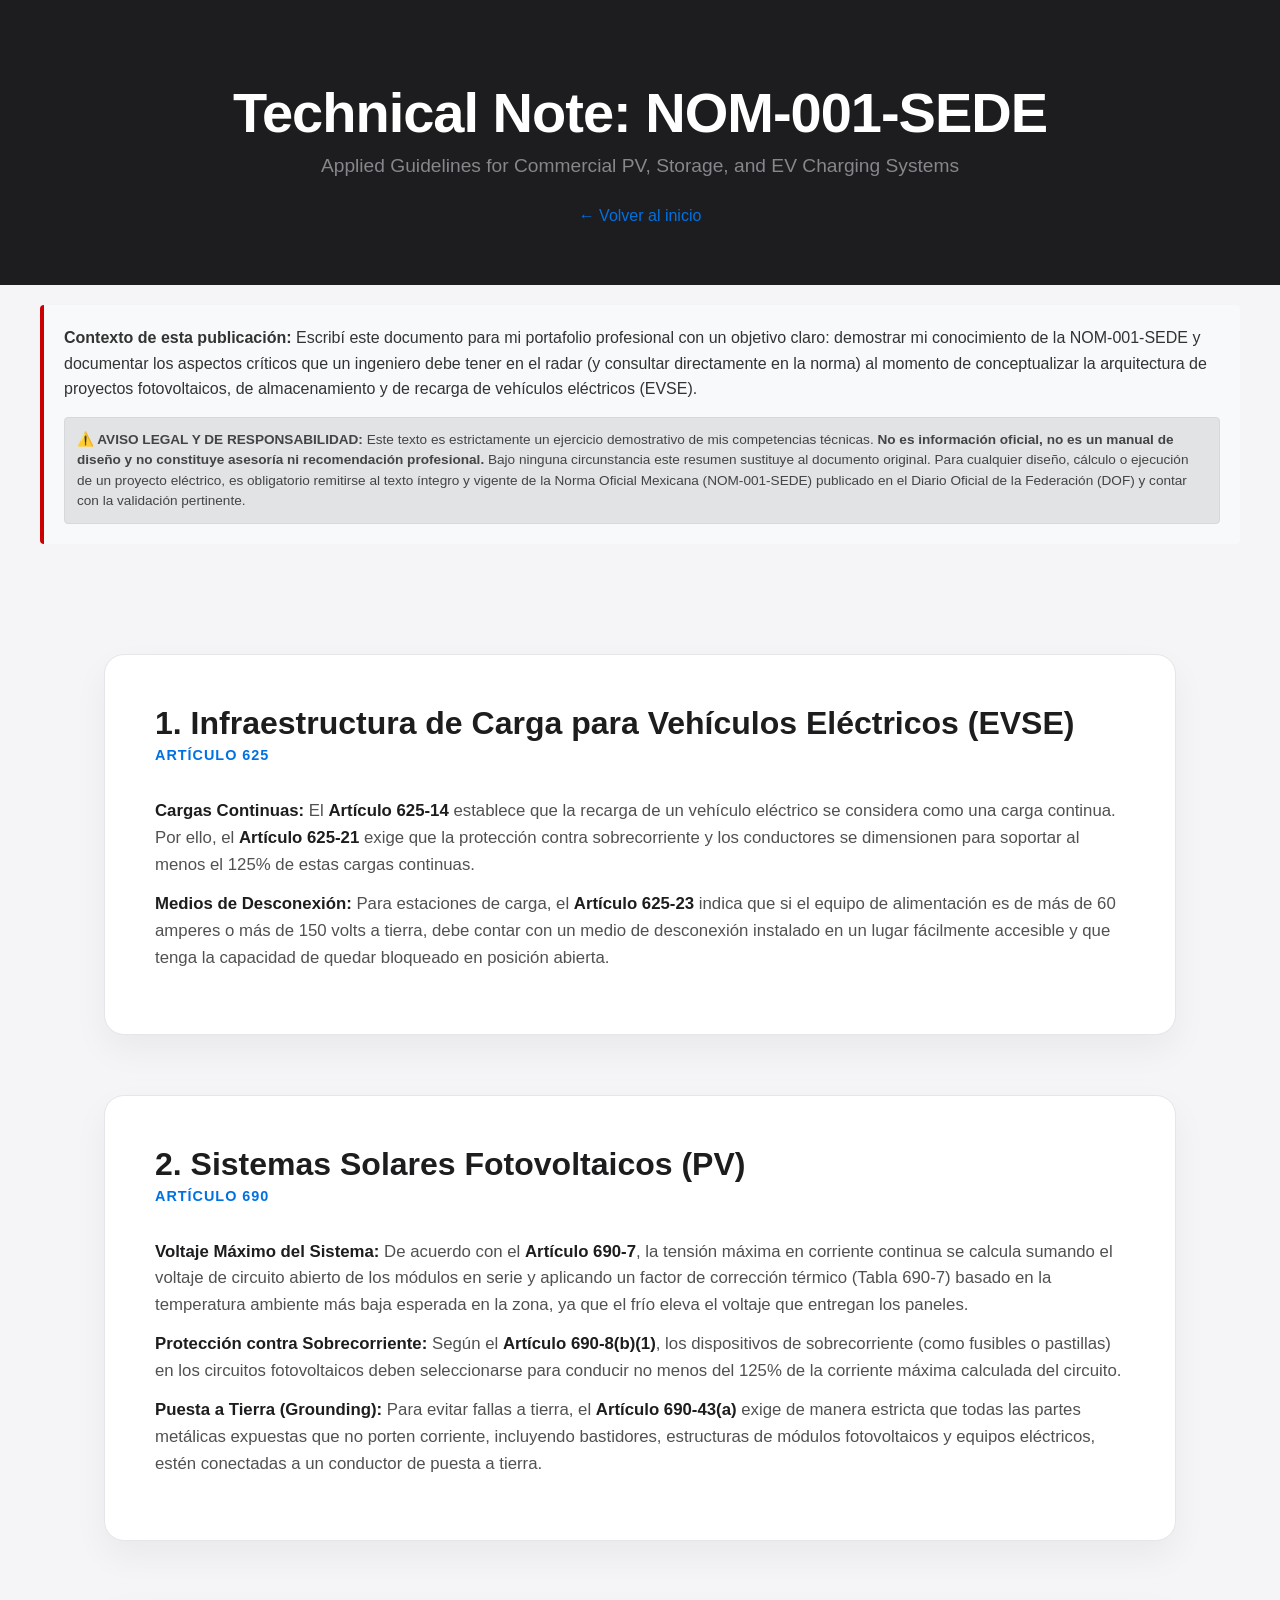
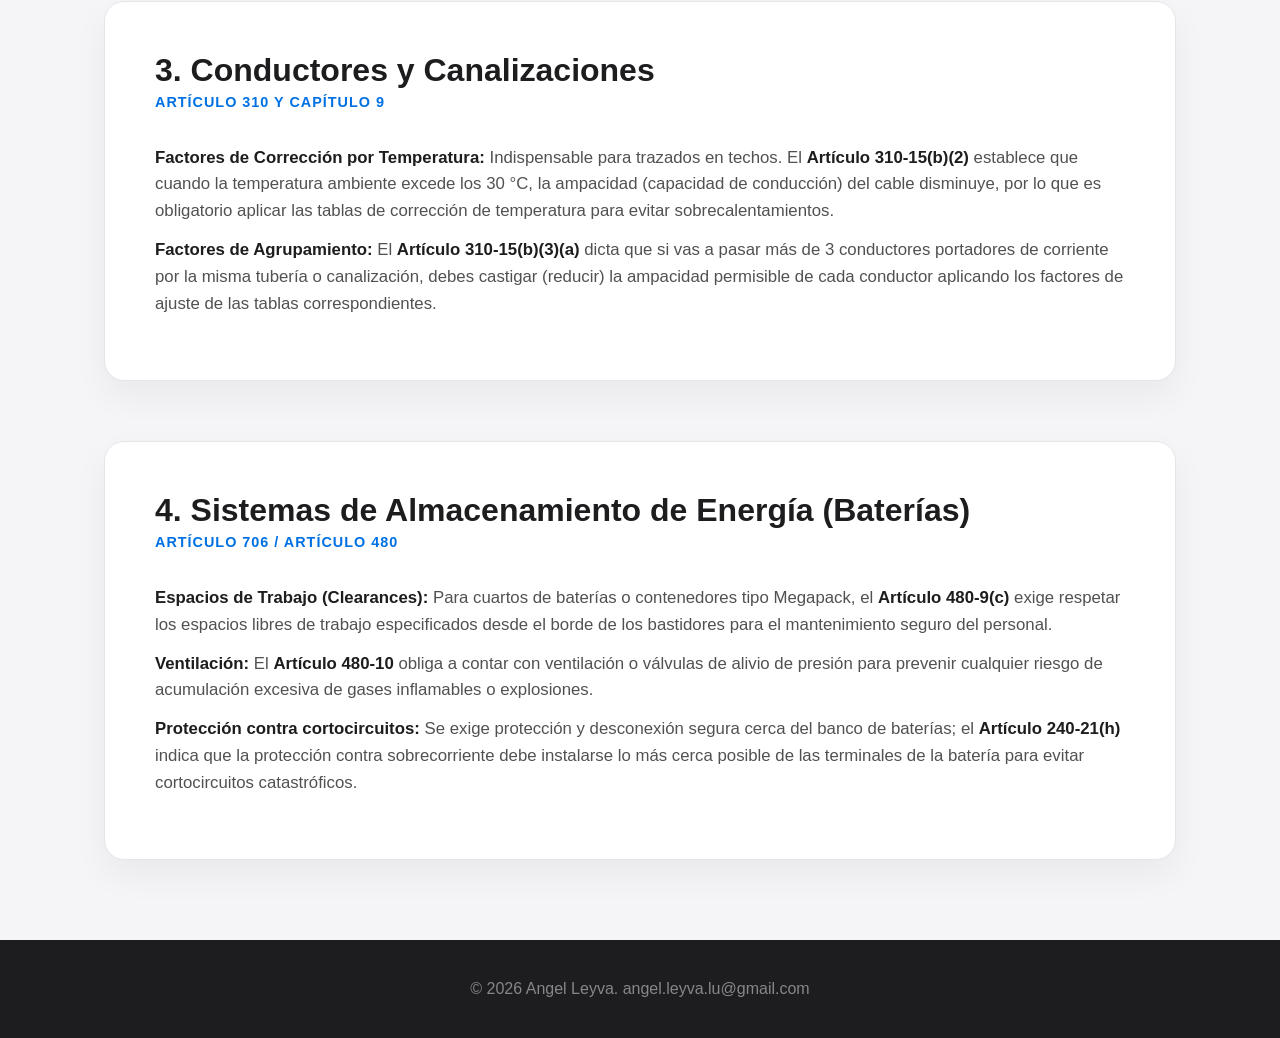
<file: nom.html>
<!DOCTYPE html>
<html lang="es">
<head>
    <meta charset="UTF-8">
    <meta name="viewport" content="width=device-width, initial-scale=1.0">
    <title>NOM-001-SEDE Technical Note | Angel Leyva</title>
    <link rel="stylesheet" href="style.css">
</head>
<body>

    <!-- Encabezado de la página de la Nota Técnica -->
    <header class="page-header">
        <div class="header-content">
            <h1>Technical Note: NOM-001-SEDE</h1>
            <p>Applied Guidelines for Commercial PV, Storage, and EV Charging Systems</p>
            <a href="index.html" class="btn-back">← Volver al inicio</a>
        </div>
    </header>

    <!-- Introducción y Disclaimer -->
    <section style="max-width: 1200px; margin: 20px auto 30px auto; padding: 20px; background-color: #f8f9fa; border-left: 4px solid #cc0000; border-radius: 4px;">
        
        <p style="margin-bottom: 15px; line-height: 1.6; color: #333;">
            <strong>Contexto de esta publicación:</strong> Escribí este documento para mi portafolio profesional con un objetivo claro: demostrar mi conocimiento de la NOM-001-SEDE y documentar los aspectos críticos que un ingeniero debe tener en el radar (y consultar directamente en la norma) al momento de conceptualizar la arquitectura de proyectos fotovoltaicos, de almacenamiento y de recarga de vehículos eléctricos (EVSE).
        </p>

        <div style="font-size: 0.85em; color: #444; background-color: #e2e3e5; padding: 12px; border-radius: 4px; line-height: 1.5; margin: 0; border: 1px solid #d6d8db;">
            <strong>⚠️ AVISO LEGAL Y DE RESPONSABILIDAD:</strong> Este texto es estrictamente un ejercicio demostrativo de mis competencias técnicas. <strong>No es información oficial, no es un manual de diseño y no constituye asesoría ni recomendación profesional.</strong> Bajo ninguna circunstancia este resumen sustituye al documento original. Para cualquier diseño, cálculo o ejecución de un proyecto eléctrico, es obligatorio remitirse al texto íntegro y vigente de la Norma Oficial Mexicana (NOM-001-SEDE) publicado en el Diario Oficial de la Federación (DOF) y contar con la validación pertinente.
        </div>

    </section>

    <!-- Contenedor de los Artículos Técnicos -->
    <section class="projects-gallery">
        <div class="project-grid">

            <!-- Sección 1: EVSE -->
            <article class="project-card">
                <div class="project-summary">
                    <div class="project-info" style="width: 100%;">
                        <h2>1. Infraestructura de Carga para Vehículos Eléctricos (EVSE)</h2>
                        <span class="project-tag">Artículo 625</span>
                        <div class="tech-specs" style="margin-top: 15px;">
                            <ul>
                                <li><strong>Cargas Continuas:</strong> El <strong>Artículo 625-14</strong> establece que la recarga de un vehículo eléctrico se considera como una carga continua. Por ello, el <strong>Artículo 625-21</strong> exige que la protección contra sobrecorriente y los conductores se dimensionen para soportar al menos el 125% de estas cargas continuas.</li>
                                <li><strong>Medios de Desconexión:</strong> Para estaciones de carga, el <strong>Artículo 625-23</strong> indica que si el equipo de alimentación es de más de 60 amperes o más de 150 volts a tierra, debe contar con un medio de desconexión instalado en un lugar fácilmente accesible y que tenga la capacidad de quedar bloqueado en posición abierta.</li>
                            </ul>
                        </div>
                    </div>
                </div>
            </article>

            <!-- Sección 2: PV -->
            <article class="project-card">
                <div class="project-summary">
                    <div class="project-info" style="width: 100%;">
                        <h2>2. Sistemas Solares Fotovoltaicos (PV)</h2>
                        <span class="project-tag">Artículo 690</span>
                        <div class="tech-specs" style="margin-top: 15px;">
                            <ul>
                                <li><strong>Voltaje Máximo del Sistema:</strong> De acuerdo con el <strong>Artículo 690-7</strong>, la tensión máxima en corriente continua se calcula sumando el voltaje de circuito abierto de los módulos en serie y aplicando un factor de corrección térmico (Tabla 690-7) basado en la temperatura ambiente más baja esperada en la zona, ya que el frío eleva el voltaje que entregan los paneles.</li>
                                <li><strong>Protección contra Sobrecorriente:</strong> Según el <strong>Artículo 690-8(b)(1)</strong>, los dispositivos de sobrecorriente (como fusibles o pastillas) en los circuitos fotovoltaicos deben seleccionarse para conducir no menos del 125% de la corriente máxima calculada del circuito.</li>
                                <li><strong>Puesta a Tierra (Grounding):</strong> Para evitar fallas a tierra, el <strong>Artículo 690-43(a)</strong> exige de manera estricta que todas las partes metálicas expuestas que no porten corriente, incluyendo bastidores, estructuras de módulos fotovoltaicos y equipos eléctricos, estén conectadas a un conductor de puesta a tierra.</li>
                            </ul>
                        </div>
                    </div>
                </div>
            </article>

            <!-- Sección 3: Conductores y Canalizaciones -->
            <article class="project-card">
                <div class="project-summary">
                    <div class="project-info" style="width: 100%;">
                        <h2>3. Conductores y Canalizaciones</h2>
                        <span class="project-tag">Artículo 310 y Capítulo 9</span>
                        <div class="tech-specs" style="margin-top: 15px;">
                            <ul>
                                <li><strong>Factores de Corrección por Temperatura:</strong> Indispensable para trazados en techos. El <strong>Artículo 310-15(b)(2)</strong> establece que cuando la temperatura ambiente excede los 30 °C, la ampacidad (capacidad de conducción) del cable disminuye, por lo que es obligatorio aplicar las tablas de corrección de temperatura para evitar sobrecalentamientos.</li>
                                <li><strong>Factores de Agrupamiento:</strong> El <strong>Artículo 310-15(b)(3)(a)</strong> dicta que si vas a pasar más de 3 conductores portadores de corriente por la misma tubería o canalización, debes castigar (reducir) la ampacidad permisible de cada conductor aplicando los factores de ajuste de las tablas correspondientes.</li>
                            </ul>
                        </div>
                    </div>
                </div>
            </article>

            <!-- Sección 4: Almacenamiento -->
            <article class="project-card">
                <div class="project-summary">
                    <div class="project-info" style="width: 100%;">
                        <h2>4. Sistemas de Almacenamiento de Energía (Baterías)</h2>
                        <span class="project-tag">Artículo 706 / Artículo 480</span>
                        <div class="tech-specs" style="margin-top: 15px;">
                            <ul>
                                <li><strong>Espacios de Trabajo (Clearances):</strong> Para cuartos de baterías o contenedores tipo Megapack, el <strong>Artículo 480-9(c)</strong> exige respetar los espacios libres de trabajo especificados desde el borde de los bastidores para el mantenimiento seguro del personal.</li>
                                <li><strong>Ventilación:</strong> El <strong>Artículo 480-10</strong> obliga a contar con ventilación o válvulas de alivio de presión para prevenir cualquier riesgo de acumulación excesiva de gases inflamables o explosiones.</li>
                                <li><strong>Protección contra cortocircuitos:</strong> Se exige protección y desconexión segura cerca del banco de baterías; el <strong>Artículo 240-21(h)</strong> indica que la protección contra sobrecorriente debe instalarse lo más cerca posible de las terminales de la batería para evitar cortocircuitos catastróficos.</li>
                            </ul>
                        </div>
                    </div>
                </div>
            </article>

        </div>
    </section>

    <footer>
        <p>© 2026 Angel Leyva. angel.leyva.lu@gmail.com</p>
    </footer>
    <script src="script.js"></script>
</body>
</html>
</file>
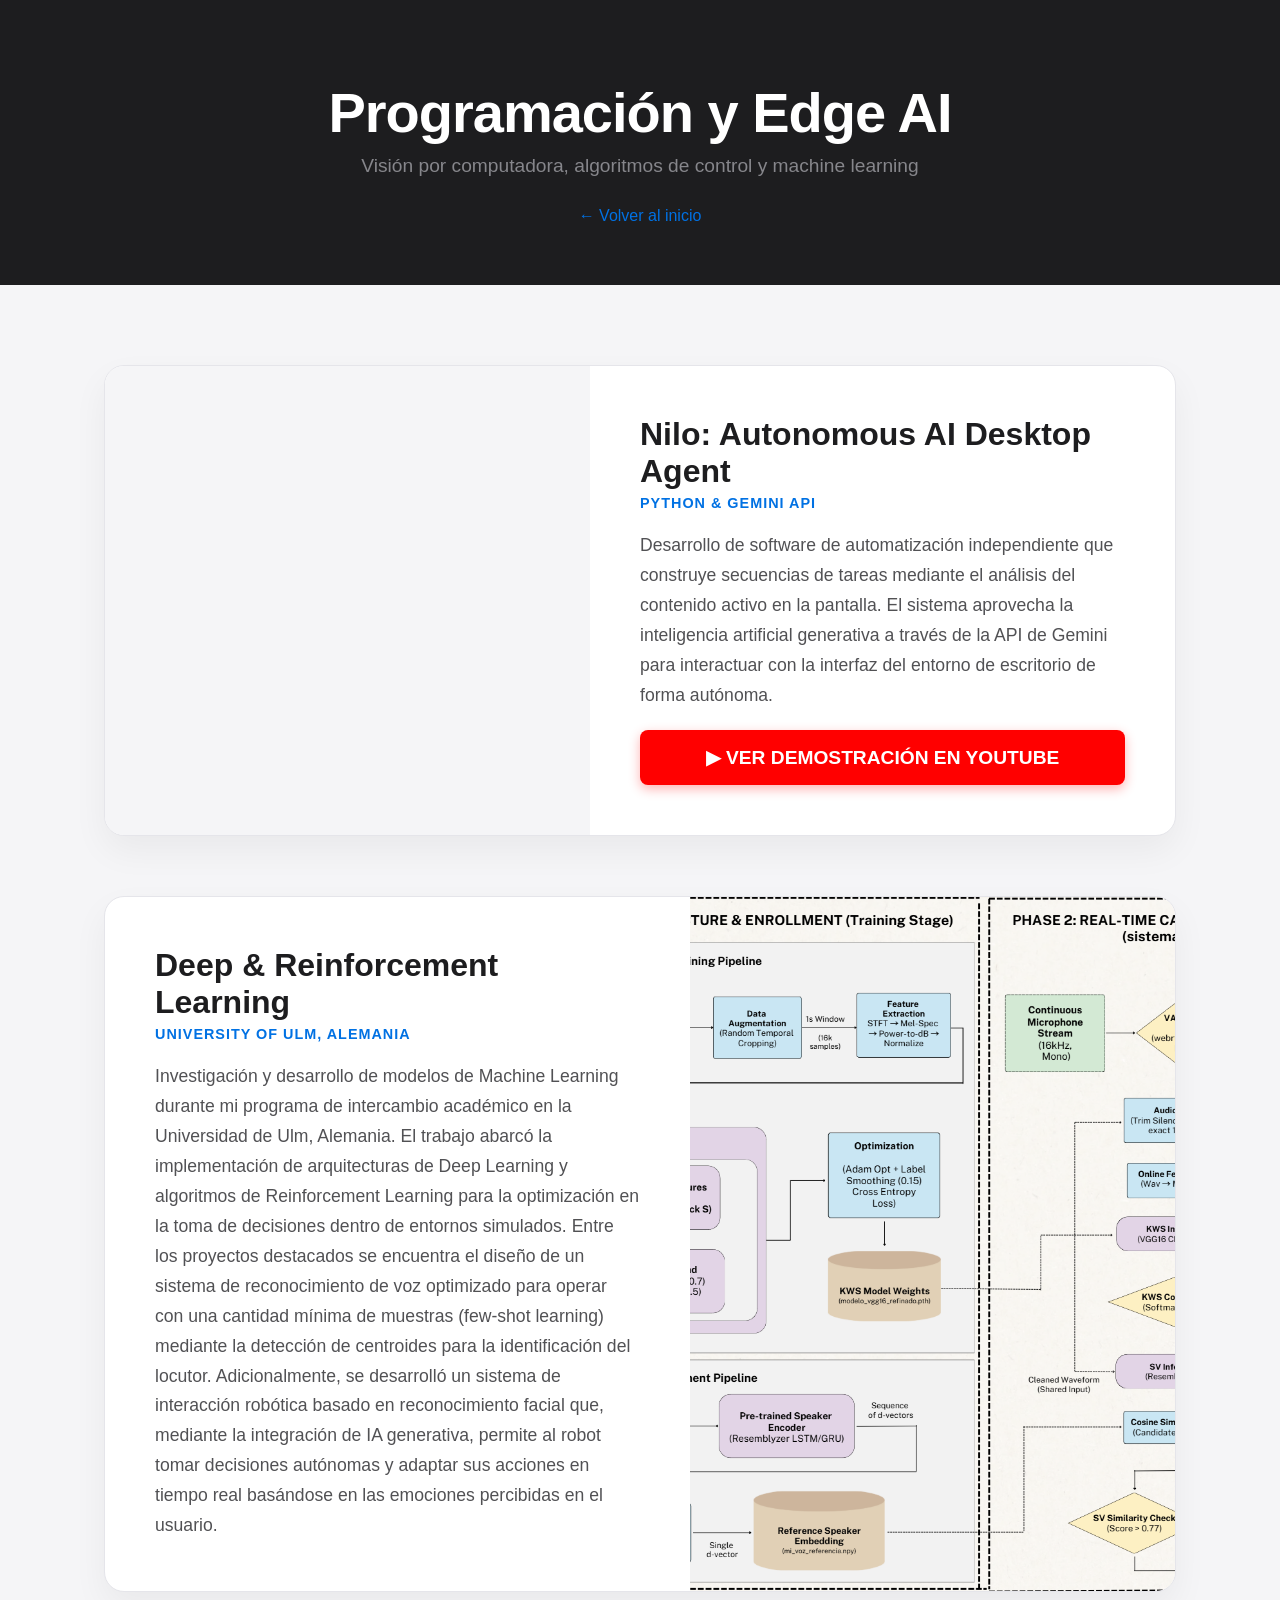
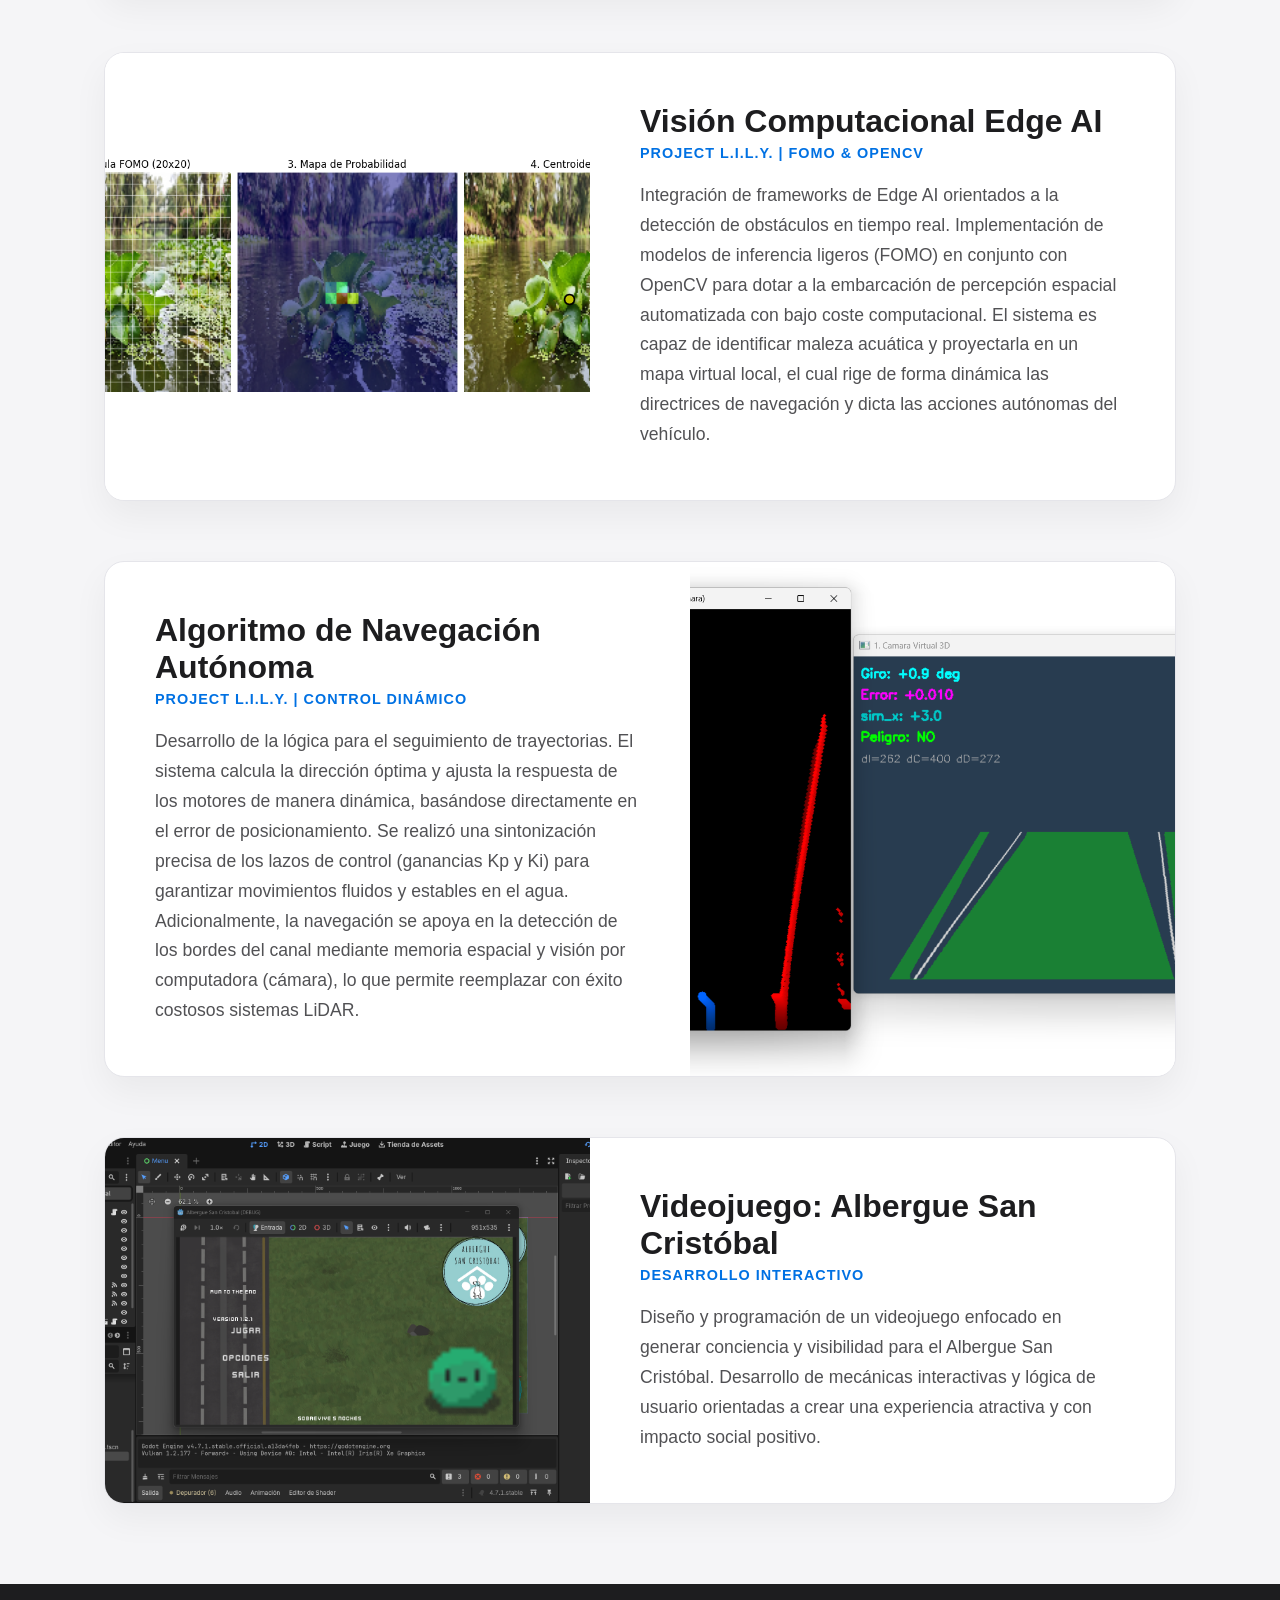
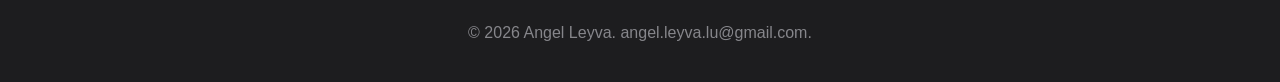
<file: programacion.html>
<!DOCTYPE html>
<html lang="es">
<head>
    <meta charset="UTF-8">
    <meta name="viewport" content="width=device-width, initial-scale=1.0">
    <title>Programación y Edge AI | Angel Leyva</title>
    <link rel="stylesheet" href="style.css">
    
    <!-- Estilos para el botón de YouTube enorme -->
    <style>
        .btn-youtube-massive {
            display: block;
            margin-top: 20px;
            padding: 16px 24px;
            background-color: #FF0000; /* Rojo YouTube */
            color: white !important;
            text-decoration: none;
            font-weight: bold;
            font-size: 1.2rem;
            text-align: center;
            border-radius: 8px;
            box-shadow: 0 4px 12px rgba(255, 0, 0, 0.3);
            transition: all 0.3s ease;
        }
        .btn-youtube-massive:hover {
            background-color: #CC0000;
            transform: translateY(-3px);
            box-shadow: 0 6px 16px rgba(255, 0, 0, 0.4);
        }
    </style>
</head>
<body>

    <!-- Encabezado de la página -->
    <header class="page-header">
        <div class="header-content">
            <h1>Programación y Edge AI</h1>
            <p>Visión por computadora, algoritmos de control y machine learning</p>
            <a href="index.html" class="btn-back">← Volver al inicio</a>
        </div>
    </header>

    <!-- Galería de Proyectos -->
    <section class="projects-gallery">
        <div class="project-grid">

            <!-- Proyecto: Nilo AI Agent (CON BOTÓN ENORME) -->
            <article class="project-card">
                <!-- Obtenemos la miniatura oficial del video de YouTube automáticamente -->
                <div class="project-image" style="background-image: url('https://img.youtube.com/vi/kBf5zdiVOtQ/hqdefault.jpg'); background-size: cover; background-position: center;"></div>
                <div class="project-info">
                    <h2>Nilo: Autonomous AI Desktop Agent</h2>
                    <span class="project-tag">Python & Gemini API</span>
                    <p>Desarrollo de software de automatización independiente que construye secuencias de tareas mediante el análisis del contenido activo en la pantalla. El sistema aprovecha la inteligencia artificial generativa a través de la API de Gemini para interactuar con la interfaz del entorno de escritorio de forma autónoma.</p>
                    
                    <!-- BOTÓN GIGANTE -->
                    <a href="https://youtu.be/kBf5zdiVOtQ?si=0w02WD2mfdKsAfrk" target="_blank" rel="noopener noreferrer" class="btn-youtube-massive">
                        ▶ VER DEMOSTRACIÓN EN YOUTUBE
                    </a>
                </div>
            </article>

            <!-- Proyecto: Alemania / Deep Learning -->
            <article class="project-card">
                <div class="project-image" style="background-image: url('alemania.png');"></div>
                <div class="project-info">
                    <h2>Deep & Reinforcement Learning</h2>
                    <span class="project-tag">University of Ulm, Alemania</span>
                    <p>Investigación y desarrollo de modelos de Machine Learning durante mi programa de intercambio académico en la Universidad de Ulm, Alemania. El trabajo abarcó la implementación de arquitecturas de Deep Learning y algoritmos de Reinforcement Learning para la optimización en la toma de decisiones dentro de entornos simulados. Entre los proyectos destacados se encuentra el diseño de un sistema de reconocimiento de voz optimizado para operar con una cantidad mínima de muestras (few-shot learning) mediante la detección de centroides para la identificación del locutor. Adicionalmente, se desarrolló un sistema de interacción robótica basado en reconocimiento facial que, mediante la integración de IA generativa, permite al robot tomar decisiones autónomas y adaptar sus acciones en tiempo real basándose en las emociones percibidas en el usuario.</p>
                </div>
            </article>

            <!-- Proyecto: L.I.L.Y. - FOMO -->
            <article class="project-card">
                <div class="project-image" style="background-image: url('lily-fomo.png');"></div>
                <div class="project-info">
                    <h2>Visión Computacional Edge AI</h2>
                    <span class="project-tag">Project L.I.L.Y. | FOMO & OpenCV</span>
                    <p>Integración de frameworks de Edge AI orientados a la detección de obstáculos en tiempo real. Implementación de modelos de inferencia ligeros (FOMO) en conjunto con OpenCV para dotar a la embarcación de percepción espacial automatizada con bajo coste computacional. El sistema es capaz de identificar maleza acuática y proyectarla en un mapa virtual local, el cual rige de forma dinámica las directrices de navegación y dicta las acciones autónomas del vehículo.</p>
                </div>
            </article>

            <!-- Proyecto: L.I.L.Y. - Navegación -->
            <article class="project-card">
                <div class="project-image" style="background-image: url('foto-codigo.png');"></div>
                <div class="project-info">
                    <h2>Algoritmo de Navegación Autónoma</h2>
                    <span class="project-tag">Project L.I.L.Y. | Control Dinámico</span>
                    <p>Desarrollo de la lógica para el seguimiento de trayectorias. El sistema calcula la dirección óptima y ajusta la respuesta de los motores de manera dinámica, basándose directamente en el error de posicionamiento. Se realizó una sintonización precisa de los lazos de control (ganancias Kp y Ki) para garantizar movimientos fluidos y estables en el agua. Adicionalmente, la navegación se apoya en la detección de los bordes del canal mediante memoria espacial y visión por computadora (cámara), lo que permite reemplazar con éxito costosos sistemas LiDAR.</p>
                </div>
            </article>

            <!-- Proyecto: Videojuego Albergue -->
            <article class="project-card">
                <div class="project-image" style="background-image: url('videojuego.png');"></div>
                <div class="project-info">
                    <h2>Videojuego: Albergue San Cristóbal</h2>
                    <span class="project-tag">Desarrollo Interactivo</span>
                    <p>Diseño y programación de un videojuego enfocado en generar conciencia y visibilidad para el Albergue San Cristóbal. Desarrollo de mecánicas interactivas y lógica de usuario orientadas a crear una experiencia atractiva y con impacto social positivo.</p>
                </div>
            </article>

        </div>
    </section>

    <footer>
        <p>© 2026 Angel Leyva. angel.leyva.lu@gmail.com.</p>
    </footer>

</body>
</html>
</file>
<file: style.css>
/* Reseteo básico y tipografía limpia */
* {
    margin: 0;
    padding: 0;
    box-sizing: border-box;
    font-family: -apple-system, BlinkMacSystemFont, "Segoe UI", Roboto, Helvetica, Arial, sans-serif;
}

html {
    scroll-behavior: smooth;
    background-color: #f5f5f7;
}

/* --- SECCIÓN HERO  --- */

.hero-section {
    position: relative; 
    height: 100vh;
    display: flex;
    justify-content: flex-start;
    align-items: center;
    text-align: left;
    padding-left: 10%;
    padding-right: 0;
    overflow: hidden;
    
    background-image: url('fondo-competencia.jpg'); 
    background-size: cover;
    background-position: center;
    z-index: 1; 
}

/* --- CAPA 1.5: Imagen Secundaria (Foto 2) con Animación --- */
.hero-section::before {
    content: "";
    position: absolute;
    top: 0; 
    left: 0; 
    width: 100%; 
    height: 100%;
    
    background-image: url('fondo2.jpeg'); 
    background-size: cover;
    background-position: center;
    
    z-index: -2; 
    
    animation: crossfade 10s ease-in-out infinite;
}

/* --- CAPA 2: Degradado Oscuro (Mantiene el texto legible) --- */
.hero-section::after {
    content: "";
    position: absolute;
    top: 0; 
    left: 0; 
    width: 100%; 
    height: 100%;
    /* Degradado de izquierda a derecha */
    background: linear-gradient(to right, rgba(0, 0, 0, 1) 0%, rgba(0, 0, 0, 0.7) 45%, rgba(0, 0, 0, 0.3) 100%);
    z-index: -1; 
}

/* --- INSTRUCCIONES DE LA ANIMACIÓN --- */
@keyframes crossfade {
    0%   { opacity: 0; }  /* Inicia mostrando solo la Foto 1 */
    40%  { opacity: 0; }  /* Se mantiene la Foto 1 durante 4 segundos */
    50%  { opacity: 1; }  /* Transición suave: Aparece la Foto 2 */
    90%  { opacity: 1; }  /* Se mantiene la Foto 2 durante 4 segundos */
    100% { opacity: 0; }  /* Transición suave: Regresa a la Foto 1 */
}
/* --- CAPA 3- */
.hero-content {
    position: relative;
    z-index: 1; 
    max-width: 650px; 
}

.hero-content h1 {
    font-size: 5.5rem; 
    font-weight: 800;
    letter-spacing: -2px;
    color: white;
    margin-bottom: 5px;
    text-shadow: 0px 4px 20px rgba(0, 0, 0, 0.9); 
}

.hero-content .subtitle {
    display: block; /* Asegura que tome su propia línea */
    text-transform: uppercase;
    letter-spacing: 4px;
    font-size: 1.1rem;
    color: #f4f4f4;
    font-weight: 500;
    text-shadow: 0px 2px 10px rgba(0, 0, 0, 0.9);
    margin-bottom: 40px;
}

/* El botón se mantendrá blanco sólido, alineado a la izquierda bajo el texto */

.hero-content p {
    font-size: 1.5rem;
    color: #e0e0e0;
    font-weight: 300;
    letter-spacing: 2px;
    margin-bottom: 40px;
}

.btn-scroll {
    display: inline-block;
    padding: 12px 30px;
    border: 2px solid white;
    color: white;
    text-decoration: none;
    font-size: 1rem;
    border-radius: 30px;
    transition: all 0.3s ease;
    text-transform: uppercase;
    letter-spacing: 1px;
}

.btn-scroll:hover {
    background-color: white;
    color: black;
}

/* --- SECCIÓN DE PORTAFOLIO --- */
.portfolio-section {
    padding: 100px 5%;
    max-width: 1400px;
    margin: 0 auto;
}

.section-title {
    text-align: center;
    font-size: 2.5rem;
    margin-bottom: 60px;
    color: #1d1d1f;
}

/* Cuadrícula de las 3 áreas */
.grid-container {
    display: grid;
    grid-template-columns: repeat(auto-fit, minmax(320px, 1fr));
    gap: 40px;
}

.card {
    background: white;
    border-radius: 18px;
    overflow: hidden;
    box-shadow: 0 10px 30px rgba(0,0,0,0.05);
    transition: transform 0.4s ease, box-shadow 0.4s ease;
}

.card:hover {
    transform: translateY(-10px);
    box-shadow: 0 20px 40px rgba(0,0,0,0.1);
}

.card-image {
    height: 220px;
    background-color: #e5e5ea;
    background-size: cover;
    background-position: center;
}


#img-cad { background-image: url('foto-cad.png'); }
#img-electronica { background-image: url('foto-electronica.png'); }
#img-programacion { background-image: url('foto-codigo.png'); }

.card-content {
    padding: 30px;
    text-align: center;
}

.card-content h3 {
    font-size: 1.5rem;
    margin-bottom: 15px;
    color: #1d1d1f;
}

.card-content p {
    font-size: 1rem;
    color: #86868b;
    line-height: 1.6;
    margin-bottom: 25px;
}

.btn-outline {
    display: inline-block;
    padding: 10px 24px;
    background-color: #0071e3; 
    color: white;
    text-decoration: none;
    border-radius: 20px;
    font-weight: 500;
    transition: background-color 0.3s;
}

.btn-outline:hover {
    background-color: #0077ed;
}

footer {
    text-align: center;
    padding: 40px;
    background-color: #1d1d1f;
    color: #86868b;
}

/* Animaciones de entrada */
.fade-in-text {
    opacity: 0;
    transform: translateY(30px);
    transition: opacity 1s ease, transform 1s ease;
}

.fade-in-text.visible {
    opacity: 1;
    transform: translateY(0);
}

/* --- SECCIÓN SOBRE MÍ --- */
.about-section {
    padding: 80px 5%;
    background-color: white; /* Contraste limpio con el fondo gris de la sección anterior */
}

.about-container {
    max-width: 1000px;
    margin: 0 auto;
    display: flex;
    align-items: center;
    gap: 60px;
}

.about-image-container {
    flex: 0 0 250px; /* Mantiene el tamaño del contenedor fijo */
}

.profile-pic {
    width: 250px;
    height: 250px;
    border-radius: 50%; /* Esto hace la foto perfectamente circular */
    object-fit: cover; /* Asegura que la foto no se deforme */
    box-shadow: 0 15px 35px rgba(0,0,0,0.1);
    border: 4px solid #f5f5f7;
}

.about-text {
    flex: 1;
}

.about-text h2 {
    font-size: 2.5rem;
    color: #1d1d1f;
    margin-bottom: 20px;
}

.about-text p {
    font-size: 1.1rem;
    color: #515154;
    line-height: 1.8;
    margin-bottom: 15px;
}

.about-text strong {
    color: #1d1d1f;
    font-weight: 600;
}

/* Responsividad para móviles: apila la foto y el texto si la pantalla es pequeña */
@media (max-width: 768px) {
    .about-container {
        flex-direction: column;
        text-align: center;
        gap: 30px;
    }
}

/* --- BOTÓN FLOTANTE (Call to Action constante) --- */
.floating-btn {
    position: fixed;
    bottom: 30px;
    right: 30px;
    background-color: #1d1d1f; /* Color oscuro estilo Apple */
    color: white;
    padding: 15px 25px;
    border-radius: 50px;
    text-decoration: none;
    font-weight: 600;
    font-size: 1rem;
    display: flex;
    align-items: center;
    gap: 10px;
    box-shadow: 0 10px 20px rgba(0,0,0,0.2);
    transition: transform 0.3s ease, background-color 0.3s ease;
    z-index: 1000; /* Asegura que siempre esté por encima de todo */
}

.floating-btn:hover {
    background-color: #0071e3; /* Cambia al azul característico al pasar el mouse */
    transform: translateY(-5px);
}
/* --- ESTILOS PARA LAS PÁGINAS DE PROYECTOS (CAD, Electrónica, etc.) --- */

.page-header {
    background-color: #1d1d1f;
    color: white;
    padding: 80px 5% 60px;
    text-align: center;
}

.page-header h1 {
    font-size: 3.5rem;
    margin-bottom: 10px;
    letter-spacing: -1px;
}

.page-header p {
    font-size: 1.2rem;
    color: #86868b;
    margin-bottom: 30px;
}

.btn-back {
    color: #0071e3;
    text-decoration: none;
    font-weight: 500;
    transition: color 0.3s;
}

.btn-back:hover {
    color: #5bc0de;
}

.projects-gallery {
    padding: 80px 5%;
    max-width: 1200px;
    margin: 0 auto;
}

.project-grid {
    display: flex;
    flex-direction: column;
    gap: 60px; /* Separación grande entre proyectos para que respiren */
}

.project-card {
    display: flex;
    background: white;
    border-radius: 20px;
    overflow: hidden;
    box-shadow: 0 15px 35px rgba(0,0,0,0.05);
    border: 1px solid #e5e5ea;
}

/* Intercalar la imagen izquierda/derecha para que no sea monótono */
.project-card:nth-child(even) {
    flex-direction: row-reverse;
}

.project-image {
    flex: 1;
    min-height: 350px;
    background-size: cover;
    background-position: center;
    background-color: #f5f5f7; /* Color de fondo por si no hay imagen */
}

.project-info {
    flex: 1;
    padding: 50px;
    display: flex;
    flex-direction: column;
    justify-content: center;
}

.project-info h2 {
    font-size: 2rem;
    color: #1d1d1f;
    margin-bottom: 5px;
}

.project-tag {
    display: inline-block;
    font-size: 0.9rem;
    color: #0071e3;
    font-weight: 600;
    text-transform: uppercase;
    letter-spacing: 1px;
    margin-bottom: 20px;
}

.project-info p {
    font-size: 1.1rem;
    color: #515154;
    line-height: 1.7;
}

/* Responsividad: En celulares, apilar imagen arriba y texto abajo */
@media (max-width: 900px) {
    .project-card, .project-card:nth-child(even) {
        flex-direction: column;
    }
    .project-image {
        min-height: 250px;
    }
    .project-info {
        padding: 30px;
    }
}

/* --- CREDENCIALES Y RECONOCIMIENTOS --- */
.credentials-section {
    padding: 80px 5%;
    background-color: #1d1d1f; /* Fondo oscuro para contrastar */
    color: white;
}

.credentials-section .section-title {
    color: white;
}

.credentials-container {
    max-width: 1000px;
    margin: 0 auto;
    display: flex;
    flex-direction: column;
    gap: 40px;
}

.award-banner {
    display: flex;
    align-items: center;
    gap: 20px;
    background: rgba(255, 255, 255, 0.1);
    padding: 30px;
    border-radius: 16px;
    border: 1px solid rgba(255, 255, 255, 0.2);
}

.award-icon {
    font-size: 3rem;
}

.award-banner h3 {
    font-size: 1.5rem;
    margin-bottom: 5px;
}

.award-banner p {
    color: #a1a1a6;
    font-size: 1.1rem;
}

.tags-grid {
    display: flex;
    justify-content: space-between;
    gap: 40px;
    flex-wrap: wrap;
}

.tag-group h4 {
    font-size: 1.2rem;
    margin-bottom: 15px;
    color: #f5f5f7;
}

.tag {
    display: inline-block;
    background: white;
    color: #1d1d1f;
    padding: 8px 16px;
    border-radius: 20px;
    font-size: 0.95rem;
    font-weight: 600;
    margin-right: 10px;
    margin-bottom: 10px;
}

/* --- LIDERAZGO Y TRAYECTORIA --- */
.leadership-section {
    padding: 100px 5%;
    background-color: #f5f5f7;
}

.leadership-grid {
    max-width: 1200px;
    margin: 0 auto;
    display: grid;
    grid-template-columns: repeat(auto-fit, minmax(300px, 1fr));
    gap: 30px;
}

.leadership-card {
    background: white;
    padding: 40px;
    border-radius: 18px;
    box-shadow: 0 10px 30px rgba(0,0,0,0.05);
    border-top: 4px solid #0071e3;
}

.leadership-card .date {
    display: block;
    color: #86868b;
    font-size: 0.9rem;
    font-weight: 600;
    text-transform: uppercase;
    margin-bottom: 15px;
}

.leadership-card h3 {
    font-size: 1.3rem;
    color: #1d1d1f;
    margin-bottom: 5px;
}

.leadership-card h4 {
    font-size: 1.1rem;
    color: #0071e3;
    margin-bottom: 20px;
}

.leadership-card p {
    color: #515154;
    line-height: 1.6;
}

/* --- BOTÓN CV --- */
/* Estilo para el botón de Descargar CV con enlace <a> */
.btn-cv {
    display: inline-flex;
    align-items: center;
    justify-content: center;
    gap: 8px; /* Espacio exacto entre el ícono SVG y el texto */
    background-color: #007BFF; 
    color: #ffffff;
    padding: 12px 24px;
    border-radius: 8px;
    font-weight: bold;
    font-size: 1rem;
    text-decoration: none; /* Magia: quita el subrayado por defecto de los enlaces */
    cursor: pointer;
    transition: all 0.3s ease;
    width: fit-content;
}

.btn-cv:hover {
    background-color: #0056b3; /* Un azul ligeramente más oscuro */
    color: #ffffff;
    transform: translateY(-2px); /* Se eleva un poquito al pasar el mouse */
    box-shadow: 0 4px 8px rgba(0, 123, 255, 0.3); /* Sombra suave */
}

/* Asegurar que el SVG mantenga sus proporciones y color */
.btn-cv svg {
    width: 20px;
    height: 20px;
    stroke: currentColor; /* Adquiere el color blanco del texto automáticamente */
}
/* --- BARRA DE NAVEGACIÓN CENTRADA (Estilo Tesla) --- */
.navbar {
    position: absolute;
    top: 0;
    width: 100%;
    display: grid;
    grid-template-columns: 1fr auto 1fr; /* Centra los links perfectamente */
    align-items: center;
    padding: 25px 50px;
    box-sizing: border-box;
    z-index: 10;
}

.navbar .logo {
    color: #ffffff;
    font-size: 1.2rem;
    font-weight: bold;
    letter-spacing: 2px;
    justify-self: start;
}

.nav-links {
    list-style: none;
    display: flex;
    gap: 35px;
    margin: 0;
    padding: 0;
    justify-self: center;
}

.navbar::after {
    content: '';
    justify-self: end; /* Mantiene la simetría visual */
}

.nav-links a {
    color: #ffffff;
    text-decoration: none;
    font-size: 0.85rem;
    text-transform: uppercase;
    letter-spacing: 1.5px;
    transition: opacity 0.3s ease;
}

.nav-links a:hover {
    opacity: 0.6;
}

/* --- TEXTOS DE LA PORTADA --- */
.hero-content h1 {
    font-size: 5.5rem; /* Más grande y pesado para contrastar con el motor */
    font-weight: 800;
    letter-spacing: -2px;
    color: white;
    margin-bottom: 10px;
    text-shadow: 0px 4px 20px rgba(0, 0, 0, 0.9); 
}

.hero-content .subtitle {
    text-transform: uppercase;
    letter-spacing: 4px;
    font-size: 1.1rem;
    color: #f4f4f4;
    font-weight: 500;
    text-shadow: 0px 2px 10px rgba(0, 0, 0, 0.9);
    margin-bottom: 40px;
}

/* --- BOTÓN PRINCIPAL SÓLIDO --- */
.btn-ghost {
    display: inline-block;
    padding: 12px 40px;
    background-color: rgba(255, 255, 255, 0.95); /* Blanco sólido */
    color: #171a20; /* Texto oscuro */
    text-decoration: none;
    border-radius: 4px;
    font-size: 0.9rem;
    font-weight: bold;
    text-transform: uppercase;
    letter-spacing: 1px;
    transition: all 0.3s ease;
    border: none;
}

.btn-ghost:hover {
    background-color: #ffffff;
    transform: scale(1.02);
}
.scroll-indicator {
    position: absolute;
    bottom: 40px;
    left: 50%;
    transform: translateX(-50%);
    display: flex;
    justify-content: center;
}

.scroll-indicator span {
    display: block;
    width: 24px;
    height: 40px;
    border: 2px solid #ffffff;
    border-radius: 50px;
    position: relative;
    opacity: 0.7;
}

.scroll-indicator span::before {
    content: '';
    position: absolute;
    top: 6px;
    left: 50%;
    transform: translateX(-50%);
    width: 4px;
    height: 8px;
    background-color: #ffffff;
    border-radius: 50%;
    animation: scroll-bounce 1.5s infinite;
}

/* La magia del movimiento */
@keyframes scroll-bounce {
    0% { top: 6px; opacity: 1; }
    100% { top: 20px; opacity: 0; }
}
/* --- NUEVO BOTÓN SÓLIDO --- */
.btn-solido {
    display: inline-block;
    padding: 12px 40px;
    background-color: #ffffff; /* Blanco completamente sólido */
    color: #171a20; /* Letra oscura para que resalte */
    text-decoration: none;
    border-radius: 4px; /* Bordes rectos estilo Tesla */
    font-size: 0.9rem;
    font-weight: bold;
    text-transform: uppercase;
    letter-spacing: 1px;
    transition: all 0.3s ease;
    border: none;
}

.btn-solido:hover {
    background-color: #e0e0e0;
    transform: scale(1.02);
}

/* =======================================================
   ESTILOS ESPECÍFICOS PARA TARJETAS */
.project-card.expandable {
    flex-direction: column; /* Apila el resumen arriba y los detalles abajo */
}

/* El contenedor del resumen hereda el diseño de lado a lado original */
.project-card.expandable .project-summary {
    display: flex;
    flex-direction: row;
    width: 100%;
}

/* Intercalar imagen izquierda/derecha como en el diseño original */
.project-card.expandable:nth-child(even) .project-summary {
    flex-direction: row-reverse;
}

/* --- EL BOTÓN EXPANDIR --- */
/* Estilo "Soft Button" ajustado al contenido */
.btn-expand {
    display: inline-flex;
    align-items: center;
    justify-content: center;
    background-color: #f0f7ff; /* Un fondo azul muy tenue y elegante */
    color: #007BFF; /* El texto en tu azul principal */
    border: none; 
    padding: 10px 24px;
    border-radius: 8px; /* Bordes un poco más suaves */
    font-weight: bold;
    font-size: 0.85rem;
    text-transform: uppercase;
    letter-spacing: 0.5px;
    cursor: pointer;
    margin-top: 15px;
    
    width: fit-content; 
    
    transition: all 0.3s ease;
}

/* Efecto Hover: Se vuelve completamente azul sólido al pasar el mouse */
.btn-expand:hover {
    background-color: #007BFF;
    color: #ffffff;
}

/* Animación de la flechita */
.btn-expand .arrow {
    margin-left: 8px;
    font-size: 0.8rem;
    transition: transform 0.3s ease;
}

.btn-expand:hover .arrow {
    transform: translateY(3px); 
}

/* --- EL ACORDEÓN OCULTO --- */
.project-details {
    max-height: 0; 
    overflow: hidden;
    transition: max-height 0.6s ease-out, opacity 0.4s ease;
    background-color: #fcfcfc;
    opacity: 0;
}

.project-card.expandable.active .project-details {
    max-height: 2000px; 
    border-top: 1px solid #e5e5ea;
    opacity: 1;
}

.details-content {
    padding: 40px 50px;
    display: flex;
    flex-direction: column;
    gap: 30px;
}

/* Estilos de los Bullet Points Técnicos */
.tech-specs h3 { font-size: 1.5rem; margin-bottom: 20px; color: #1d1d1f; }
.tech-specs ul { list-style-type: none; padding: 0; }
.tech-specs li { margin-bottom: 12px; font-size: 1.05rem; color: #515154; line-height: 1.6; }
.tech-specs li strong { color: #1d1d1f; }

/* Galería interna */
.mini-gallery {
    display: grid;
    grid-template-columns: repeat(auto-fit, minmax(200px, 1fr));
    gap: 20px;
    margin-top: 10px;
}

/* Responsividad para móviles del acordeón */
@media (max-width: 900px) {
    .project-card.expandable .project-summary, 
    .project-card.expandable:nth-child(even) .project-summary {
        flex-direction: column;
    }
    .details-content { padding: 30px 20px; }
}

/* Estilos para la sección Actualmente Aprendiendo */
.learning-section {
    padding: 4rem 10%;
    background-color: #f9f9f9; /* Un color de fondo sutil para separarlo del resto */
    text-align: center;
}

.learning-container {
    max-width: 800px;
    margin: 0 auto;
    background: #ffffff;
    padding: 2.5rem;
    border-radius: 12px;
    box-shadow: 0 4px 15px rgba(0, 0, 0, 0.05);
    border-left: 5px solid #0056b3; /* Un acento de color institucional */
}

.learning-content h3 {
    margin-bottom: 1rem;
    color: #333;
    font-size: 1.5rem;
}

.learning-content p {
    color: #555;
    line-height: 1.6;
    margin-bottom: 1rem;
    text-align: left; /* Alineado a la izquierda para mejor lectura */
}

.learning-content p:last-child {
    margin-bottom: 0;
}

/* Estilos para la lista de Telecomunicaciones */
.telecom-list {
    text-align: left;
    margin-top: 1rem;
    padding-left: 1.5rem;
    color: #a0a0a0; 
    line-height: 1.6;
}

.telecom-list li {
    margin-bottom: 0.8rem;
    font-size: 0.95rem; 
}

.telecom-list li strong {
    color: #007BFF; 
}
</file>
